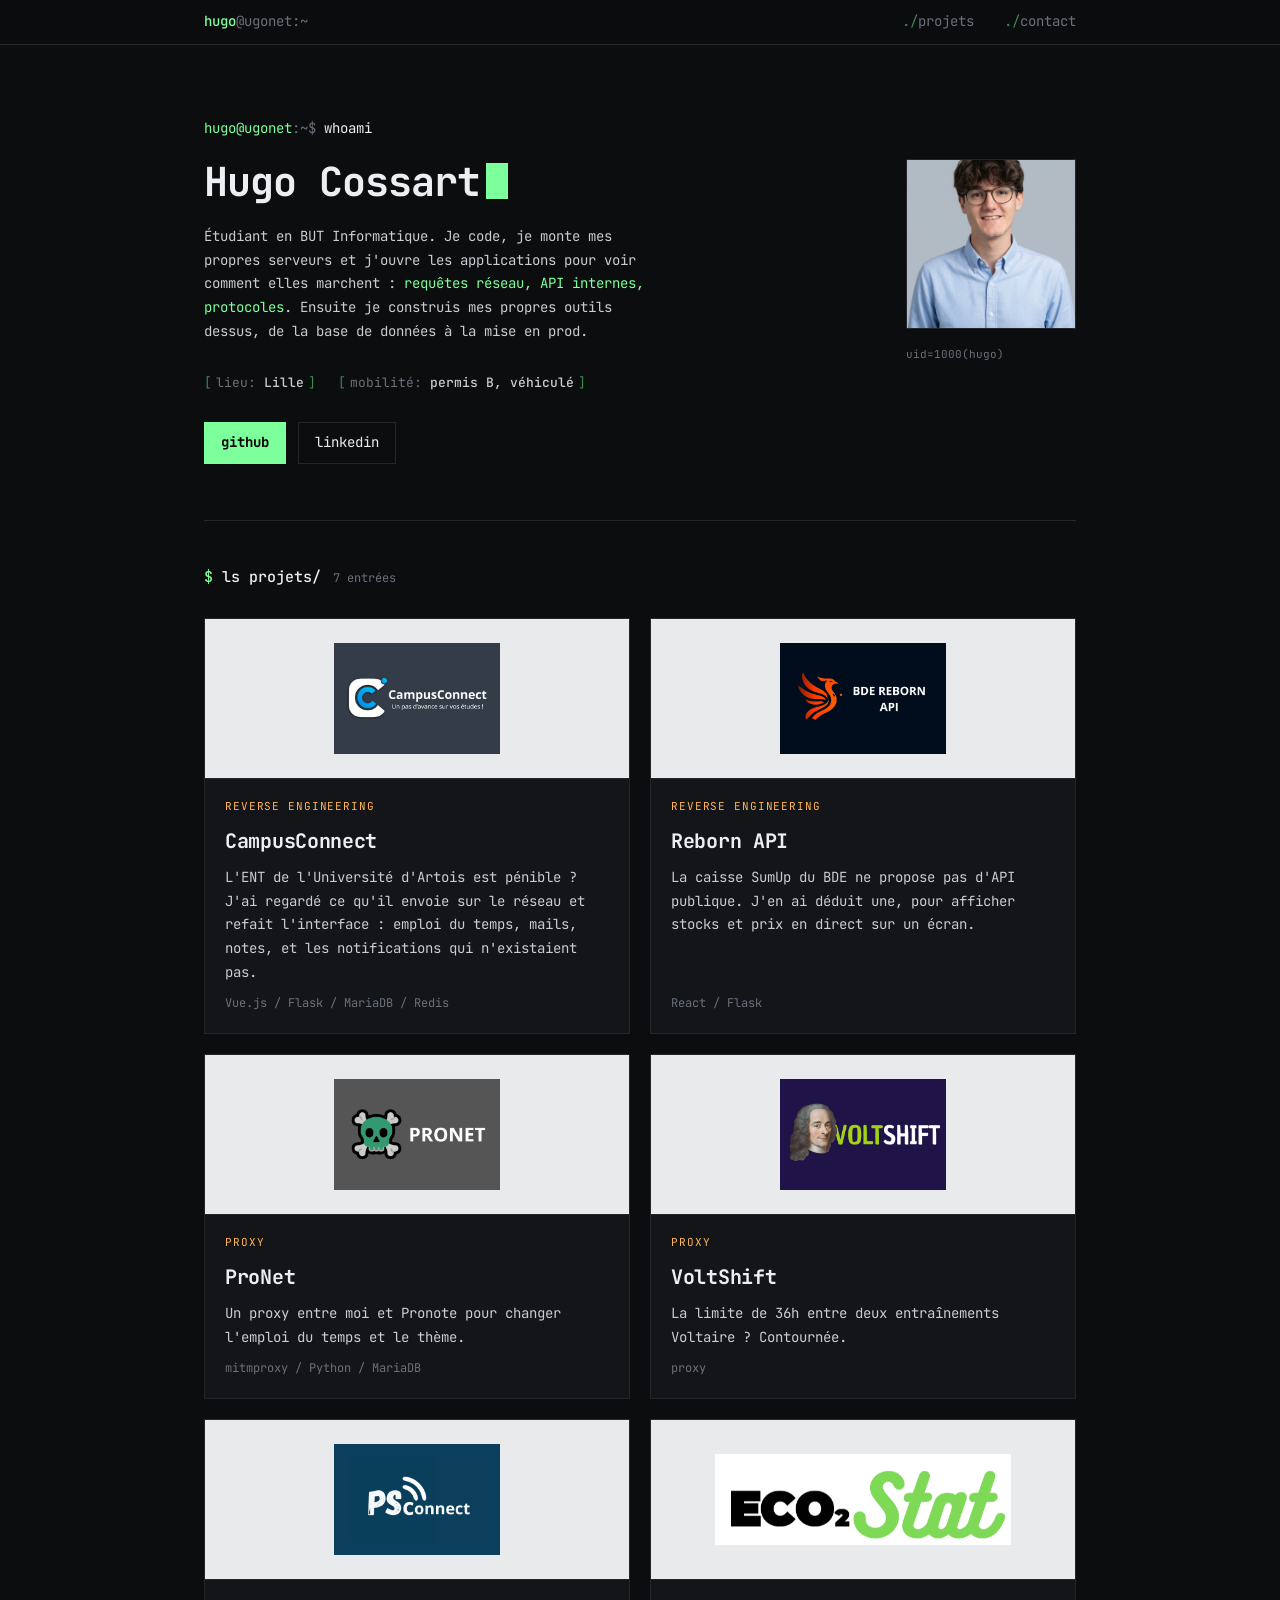
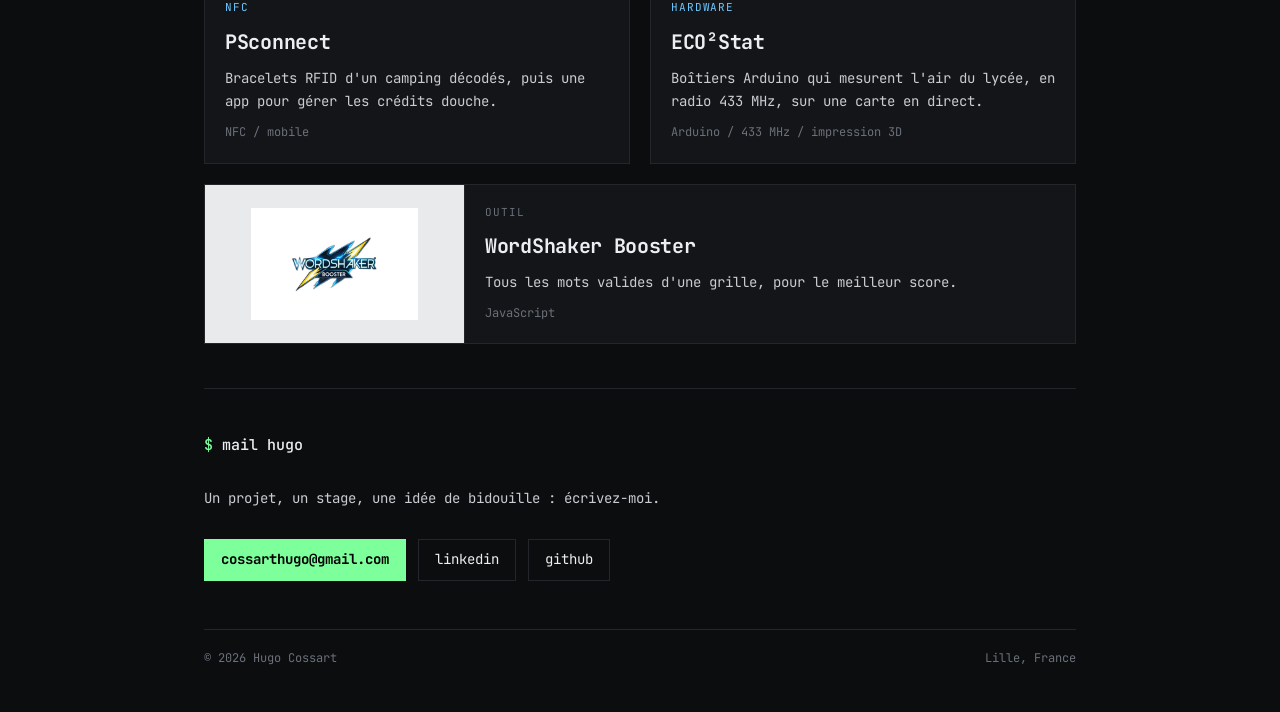
<file: index.html>
<!DOCTYPE html>
<html lang="fr">
<head>
    <meta charset="UTF-8" />
    <meta name="viewport" content="width=device-width, initial-scale=1" />
    <title>Hugo Cossart - Portfolio</title>
    <meta name="description" content="Hugo Cossart, étudiant en BUT Informatique. Développeur, admin sys, reverse engineering, homelab.">
    <link rel="icon" type="image/png" href="images/profil.png">
    <link rel="preconnect" href="https://fonts.googleapis.com">
    <link rel="preconnect" href="https://fonts.gstatic.com" crossorigin>
    <link href="https://fonts.googleapis.com/css2?family=JetBrains+Mono:wght@400;500;700&display=swap" rel="stylesheet">
    <link rel="stylesheet" href="static/style.css">
</head>
<body>

<header class="topbar">
    <div class="wrap">
        <div class="path"><b>hugo</b>@ugonet:~</div>
        <nav>
            <a href="#projets">projets</a>
            <a href="#contact">contact</a>
        </nav>
    </div>
</header>

<main class="wrap">

    <div class="hero">
        <div class="prompt"><span class="u">hugo@ugonet</span>:~$ <span class="c">whoami</span></div>
        <div class="hero-grid">
            <div>
                <h1>Hugo Cossart<span class="cursor"></span></h1>
                <p class="lead">
                    Étudiant en BUT Informatique. Je code, je monte mes propres serveurs et
                    j'ouvre les applications pour voir comment elles marchent : <em>requêtes réseau,
                    API internes, protocoles</em>. Ensuite je construis mes propres outils dessus,
                    de la base de données à la mise en prod.
                </p>
                <div class="status">
                    <span>lieu: <b>Lille</b></span>
                    <span>mobilité: <b>permis B, véhiculé</b></span>
                </div>
                <div class="actions">
                    <a class="btn primary" href="https://github.com/Ugonet" target="_blank" rel="noopener noreferrer">github</a>
                    <a class="btn" href="https://www.linkedin.com/in/hugo-cossart/" target="_blank" rel="noopener noreferrer">linkedin</a>
                </div>
            </div>
            <div class="avatar-wrap">
                <img src="images/profile.png" alt="Hugo Cossart" class="avatar" />
            </div>
        </div>
    </div>

    <section id="projets">
        <div class="sec-head"><h2>ls projets/</h2><span class="hint">7 entrées</span></div>

        <div class="feat">
            <a href="projets/campusconnect/" class="card">
                <div class="thumb"><img src="projets/campusconnect/images/illustration.png" alt="" loading="lazy"></div>
                <div class="body">
                    <div class="kind rev">reverse engineering</div>
                    <h3>CampusConnect</h3>
                    <p>L'ENT de l'Université d'Artois est pénible ? J'ai regardé ce qu'il envoie sur le réseau et refait l'interface : emploi du temps, mails, notes, et les notifications qui n'existaient pas.</p>
                    <div class="stk">Vue.js / Flask / MariaDB / Redis</div>
                </div>
            </a>
            <a href="projets/rebornapi/" class="card">
                <div class="thumb"><img src="projets/rebornapi/images/illustration.png" alt="" loading="lazy"></div>
                <div class="body">
                    <div class="kind rev">reverse engineering</div>
                    <h3>Reborn API</h3>
                    <p>La caisse SumUp du BDE ne propose pas d'API publique. J'en ai déduit une, pour afficher stocks et prix en direct sur un écran.</p>
                    <div class="stk">React / Flask</div>
                </div>
            </a>
            <a href="projets/pronet/" class="card">
                <div class="thumb"><img src="projets/pronet/images/illustration.png" alt="" loading="lazy"></div>
                <div class="body">
                    <div class="kind rev">proxy</div>
                    <h3>ProNet</h3>
                    <p>Un proxy entre moi et Pronote pour changer l'emploi du temps et le thème.</p>
                    <div class="stk">mitmproxy / Python / MariaDB</div>
                </div>
            </a>
            <a href="projets/voltshift/" class="card">
                <div class="thumb"><img src="projets/voltshift/images/illustration.png" alt="" loading="lazy"></div>
                <div class="body">
                    <div class="kind rev">proxy</div>
                    <h3>VoltShift</h3>
                    <p>La limite de 36h entre deux entraînements Voltaire ? Contournée.</p>
                    <div class="stk">proxy</div>
                </div>
            </a>
            <a href="projets/psconnect/" class="card">
                <div class="thumb"><img src="projets/psconnect/images/illustration.png" alt="" loading="lazy"></div>
                <div class="body">
                    <div class="kind hw">nfc</div>
                    <h3>PSconnect</h3>
                    <p>Bracelets RFID d'un camping décodés, puis une app pour gérer les crédits douche.</p>
                    <div class="stk">NFC / mobile</div>
                </div>
            </a>
            <a href="projets/eco2stat/" class="card">
                <div class="thumb"><img src="projets/eco2stat/images/illustration.png" alt="" loading="lazy"></div>
                <div class="body">
                    <div class="kind hw">hardware</div>
                    <h3>ECO²Stat</h3>
                    <p>Boîtiers Arduino qui mesurent l'air du lycée, en radio 433 MHz, sur une carte en direct.</p>
                    <div class="stk">Arduino / 433 MHz / impression 3D</div>
                </div>
            </a>
            <a href="projets/wordshakerbooster/" class="card">
                <div class="thumb"><img src="projets/wordshakerbooster/images/illustration.png" alt="" loading="lazy"></div>
                <div class="body">
                    <div class="kind tool">outil</div>
                    <h3>WordShaker Booster</h3>
                    <p>Tous les mots valides d'une grille, pour le meilleur score.</p>
                    <div class="stk">JavaScript</div>
                </div>
            </a>
        </div>
    </section>

    <section id="contact" class="contact">
        <div class="sec-head"><h2>mail hugo</h2></div>
        <p>Un projet, un stage, une idée de bidouille : écrivez-moi.</p>
        <div class="actions">
            <a class="btn primary" href="mailto:cossarthugo@gmail.com">cossarthugo@gmail.com</a>
            <a class="btn" href="https://www.linkedin.com/in/hugo-cossart/" target="_blank" rel="noopener noreferrer">linkedin</a>
            <a class="btn" href="https://github.com/Ugonet" target="_blank" rel="noopener noreferrer">github</a>
        </div>
        <footer class="site-footer">
            <span>&copy; <span id="year">2026</span> Hugo Cossart</span>
            <span>Lille, France</span>
        </footer>
    </section>

</main>
<script>
    document.getElementById('year').textContent = new Date().getFullYear();
</script>
</body>
</html>
</file>
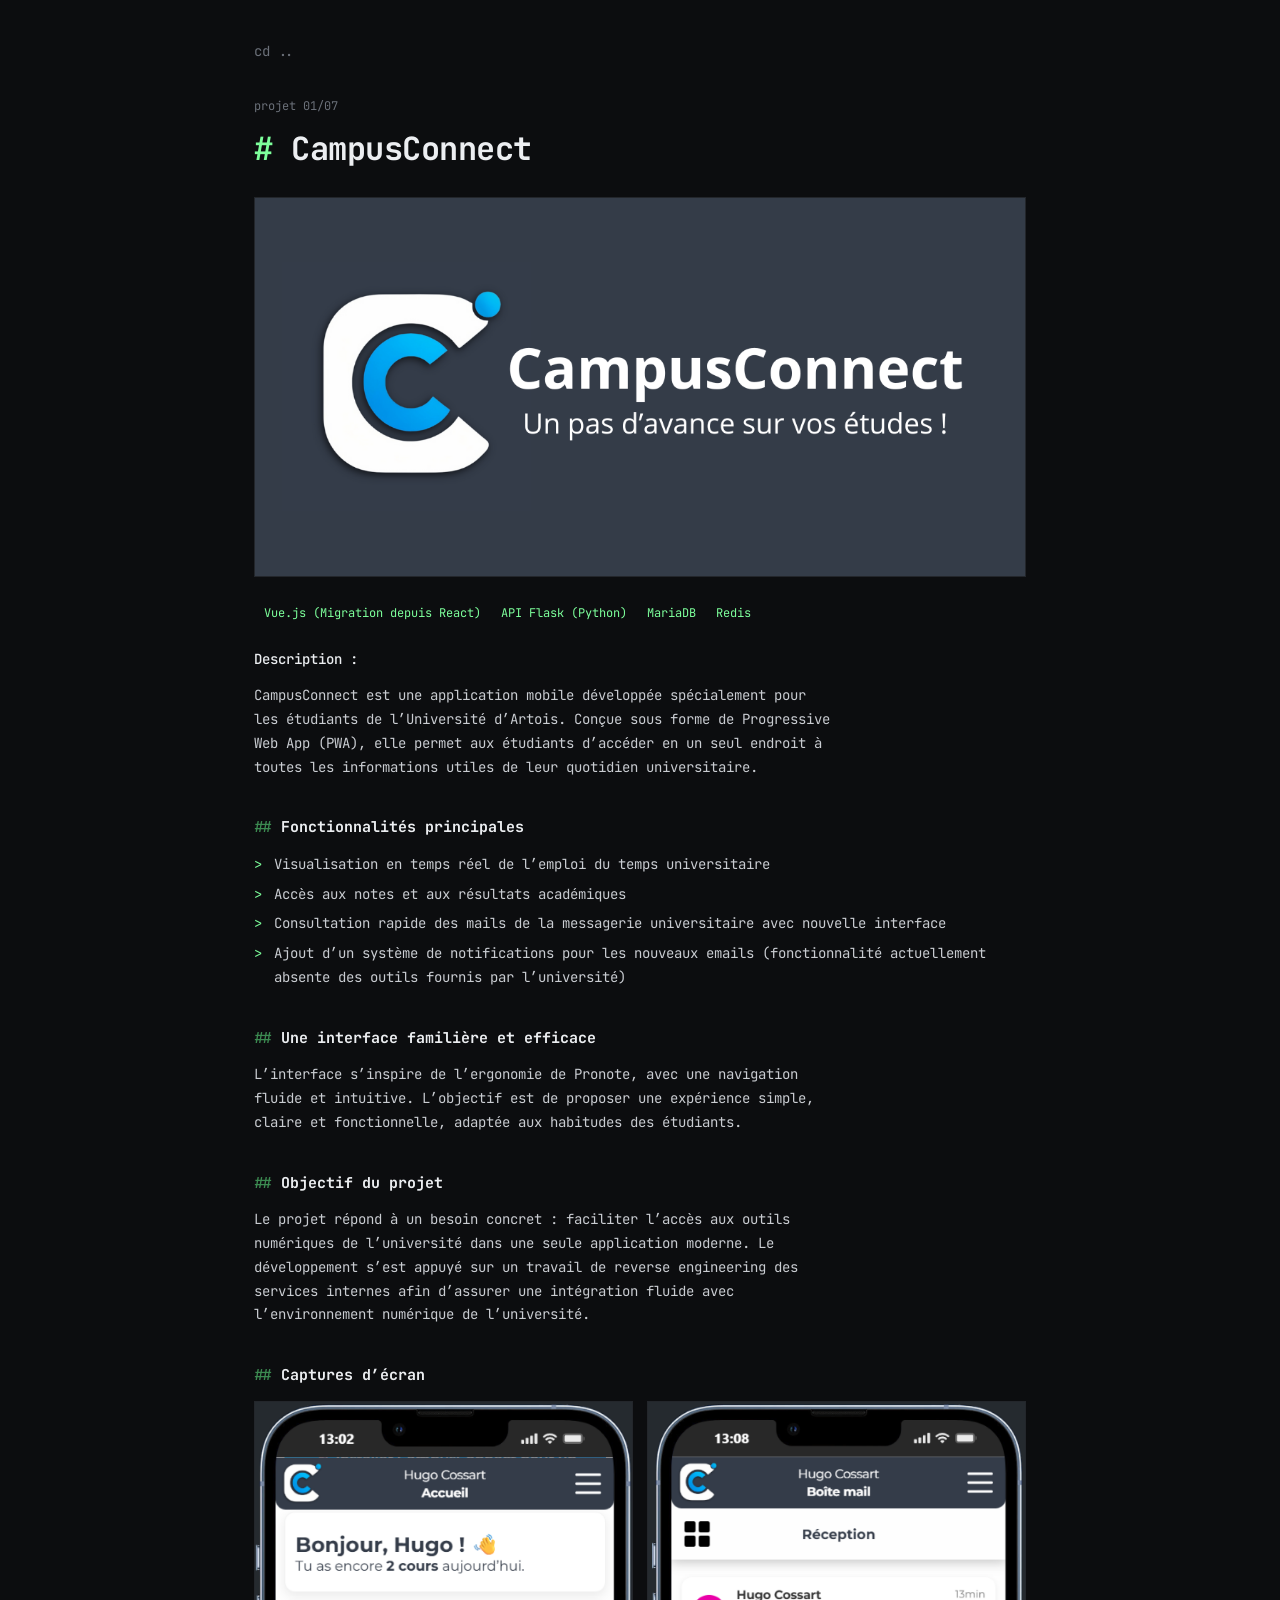
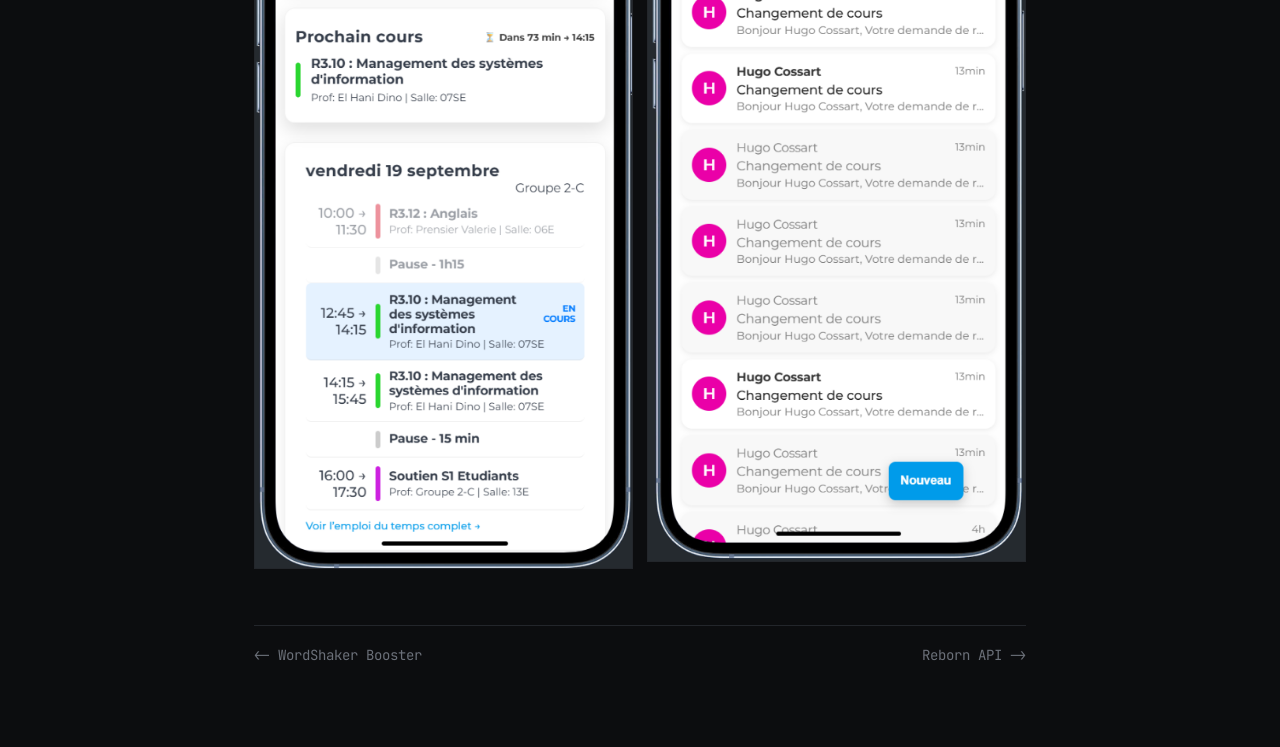
<file: projets/campusconnect/index.html>
<!DOCTYPE html>
<html lang="fr">
<head>
    <meta charset="UTF-8" />
    <meta name="viewport" content="width=device-width, initial-scale=1" />
    <title>CampusConnect - Hugo Cossart</title>
    <link href="https://fonts.googleapis.com/css2?family=JetBrains+Mono:wght@400;500;700&display=swap" rel="stylesheet">
    <link rel="stylesheet" href="../../static/style.css">
</head>
<body>
<div class="detail-container">
    <a href="/" class="back-link">cd ..</a>
    <div class="idx">projet 01/07</div>
    <h1>CampusConnect</h1>
    <img src="./images/illustration.png" alt="Illustration de l'application CampusConnect" class="main-image">

    <div class="tags big"><span>Vue.js (Migration depuis React)</span><span>API Flask (Python)</span><span>MariaDB</span><span>Redis</span></div>

    <p><strong>Description :</strong></p>
    <p>
        CampusConnect est une application mobile développée spécialement pour les étudiants de l’Université d’Artois.
        Conçue sous forme de Progressive Web App (PWA), elle permet aux étudiants d’accéder en
        un seul endroit à toutes les informations utiles de leur quotidien universitaire.
    </p>

    <h2>Fonctionnalités principales</h2>
    <ul>
        <li>Visualisation en temps réel de l’emploi du temps universitaire</li>
        <li>Accès aux notes et aux résultats académiques</li>
        <li>Consultation rapide des mails de la messagerie universitaire avec nouvelle interface</li>
        <li>Ajout d’un système de notifications pour les nouveaux emails (fonctionnalité actuellement absente des outils fournis par l’université)</li>
    </ul>

    <h2>Une interface familière et efficace</h2>
    <p>
        L’interface s’inspire de l’ergonomie de Pronote, avec une navigation fluide et intuitive. L’objectif est de
        proposer une expérience simple, claire et fonctionnelle, adaptée aux habitudes des étudiants.
    </p>

    <h2>Objectif du projet</h2>
    <p>
        Le projet répond à un besoin concret : faciliter l’accès aux outils numériques de l’université dans une seule
        application moderne. Le développement s’est appuyé sur un travail de reverse engineering des services internes
        afin d’assurer une intégration fluide avec l’environnement numérique de l’université.
    </p>

    <h2>Captures d’écran</h2>
    <div class="screenshots">
        <img src="./images/screenshot1.png" alt="Capture d’écran 1 de l’application">
        <img src="./images/screenshot2.png" alt="Capture d’écran 2 de l’application">
    </div>
    <nav class="pager">
        <a href="../wordshakerbooster/">&lt;- WordShaker Booster</a>
        <a href="../rebornapi/">Reborn API -&gt;</a>
    </nav>
</div>
</body>
</html>
</file>
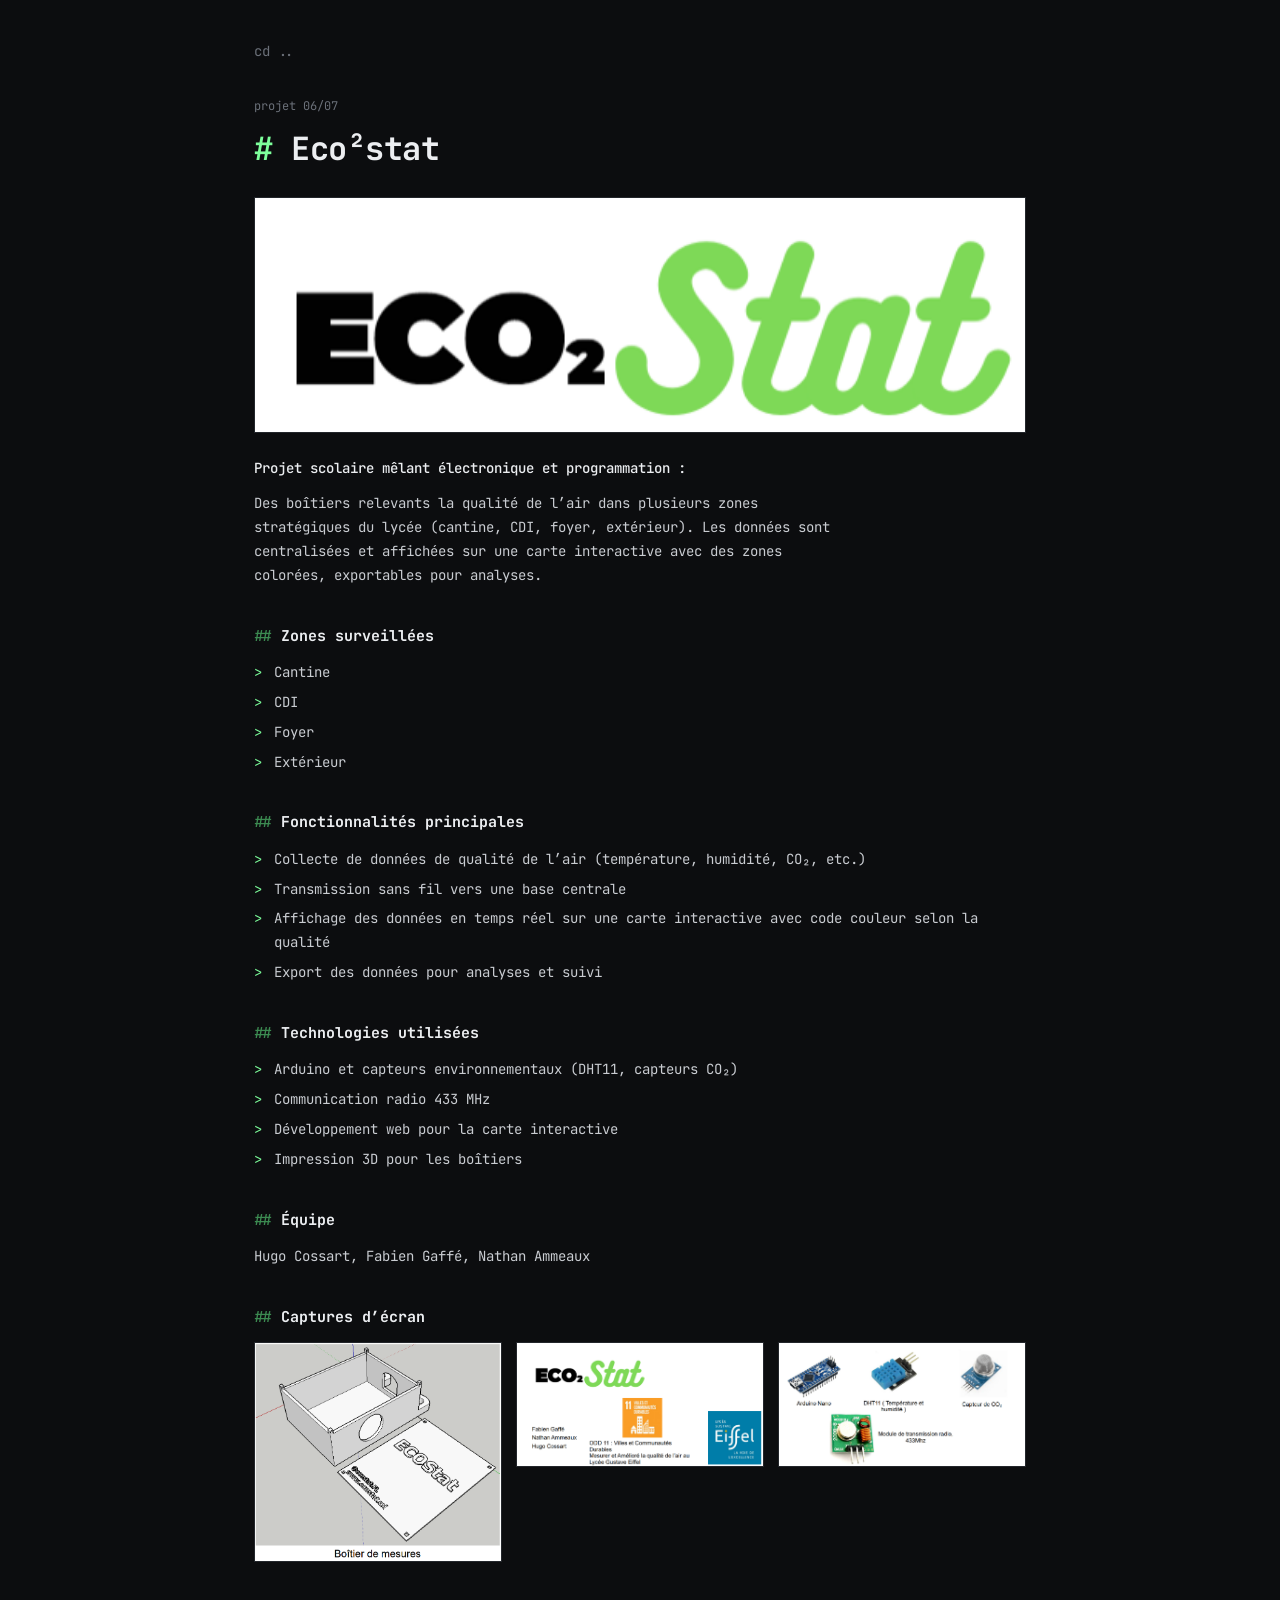
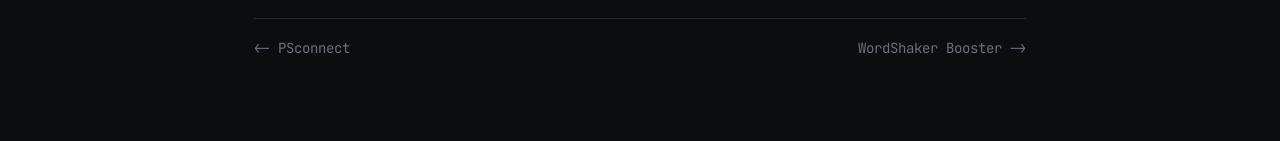
<file: projets/eco2stat/index.html>
<!DOCTYPE html>
<html lang="fr">
<head>
    <meta charset="UTF-8" />
    <meta name="viewport" content="width=device-width, initial-scale=1" />
    <title>Eco²stat - Hugo Cossart</title>
    <link href="https://fonts.googleapis.com/css2?family=JetBrains+Mono:wght@400;500;700&display=swap" rel="stylesheet">
    <link rel="stylesheet" href="../../static/style.css">
</head>
<body>
<div class="detail-container">
    <a href="/" class="back-link">cd ..</a>
    <div class="idx">projet 06/07</div>
    <h1>Eco²stat</h1>
    <img src="./images/illustration.png" alt="Illustration de Eco²stat" class="main-image">

    <p><strong>Projet scolaire mêlant électronique et programmation :</strong></p>
    <p>
        Des boîtiers relevants la qualité de l’air dans plusieurs zones stratégiques du lycée (cantine, CDI, foyer, extérieur).
        Les données sont centralisées et affichées sur une carte interactive avec des zones colorées, exportables pour analyses.
    </p>

    <h2>Zones surveillées</h2>
    <ul>
        <li>Cantine</li>
        <li>CDI</li>
        <li>Foyer</li>
        <li>Extérieur</li>
    </ul>

    <h2>Fonctionnalités principales</h2>
    <ul>
        <li>Collecte de données de qualité de l’air (température, humidité, CO₂, etc.)</li>
        <li>Transmission sans fil vers une base centrale</li>
        <li>Affichage des données en temps réel sur une carte interactive avec code couleur selon la qualité</li>
        <li>Export des données pour analyses et suivi</li>
    </ul>

    <h2>Technologies utilisées</h2>
    <ul>
        <li>Arduino et capteurs environnementaux (DHT11, capteurs CO₂)</li>
        <li>Communication radio 433 MHz</li>
        <li>Développement web pour la carte interactive</li>
        <li>Impression 3D pour les boîtiers</li>
    </ul>

    <h2>Équipe</h2>
    <p>Hugo Cossart, Fabien Gaffé, Nathan Ammeaux</p>

    <h2>Captures d’écran</h2>
    <div class="screenshots">
        <img src="./images/screenshot1.png" alt="Capture d’écran 1">
        <img src="./images/screenshot2.png" alt="Capture d’écran 2">
        <img src="./images/screenshot3.png" alt="Capture d’écran 3">
    </div>
    <nav class="pager">
        <a href="../psconnect/">&lt;- PSconnect</a>
        <a href="../wordshakerbooster/">WordShaker Booster -&gt;</a>
    </nav>
</div>
</body>
</html>
</file>
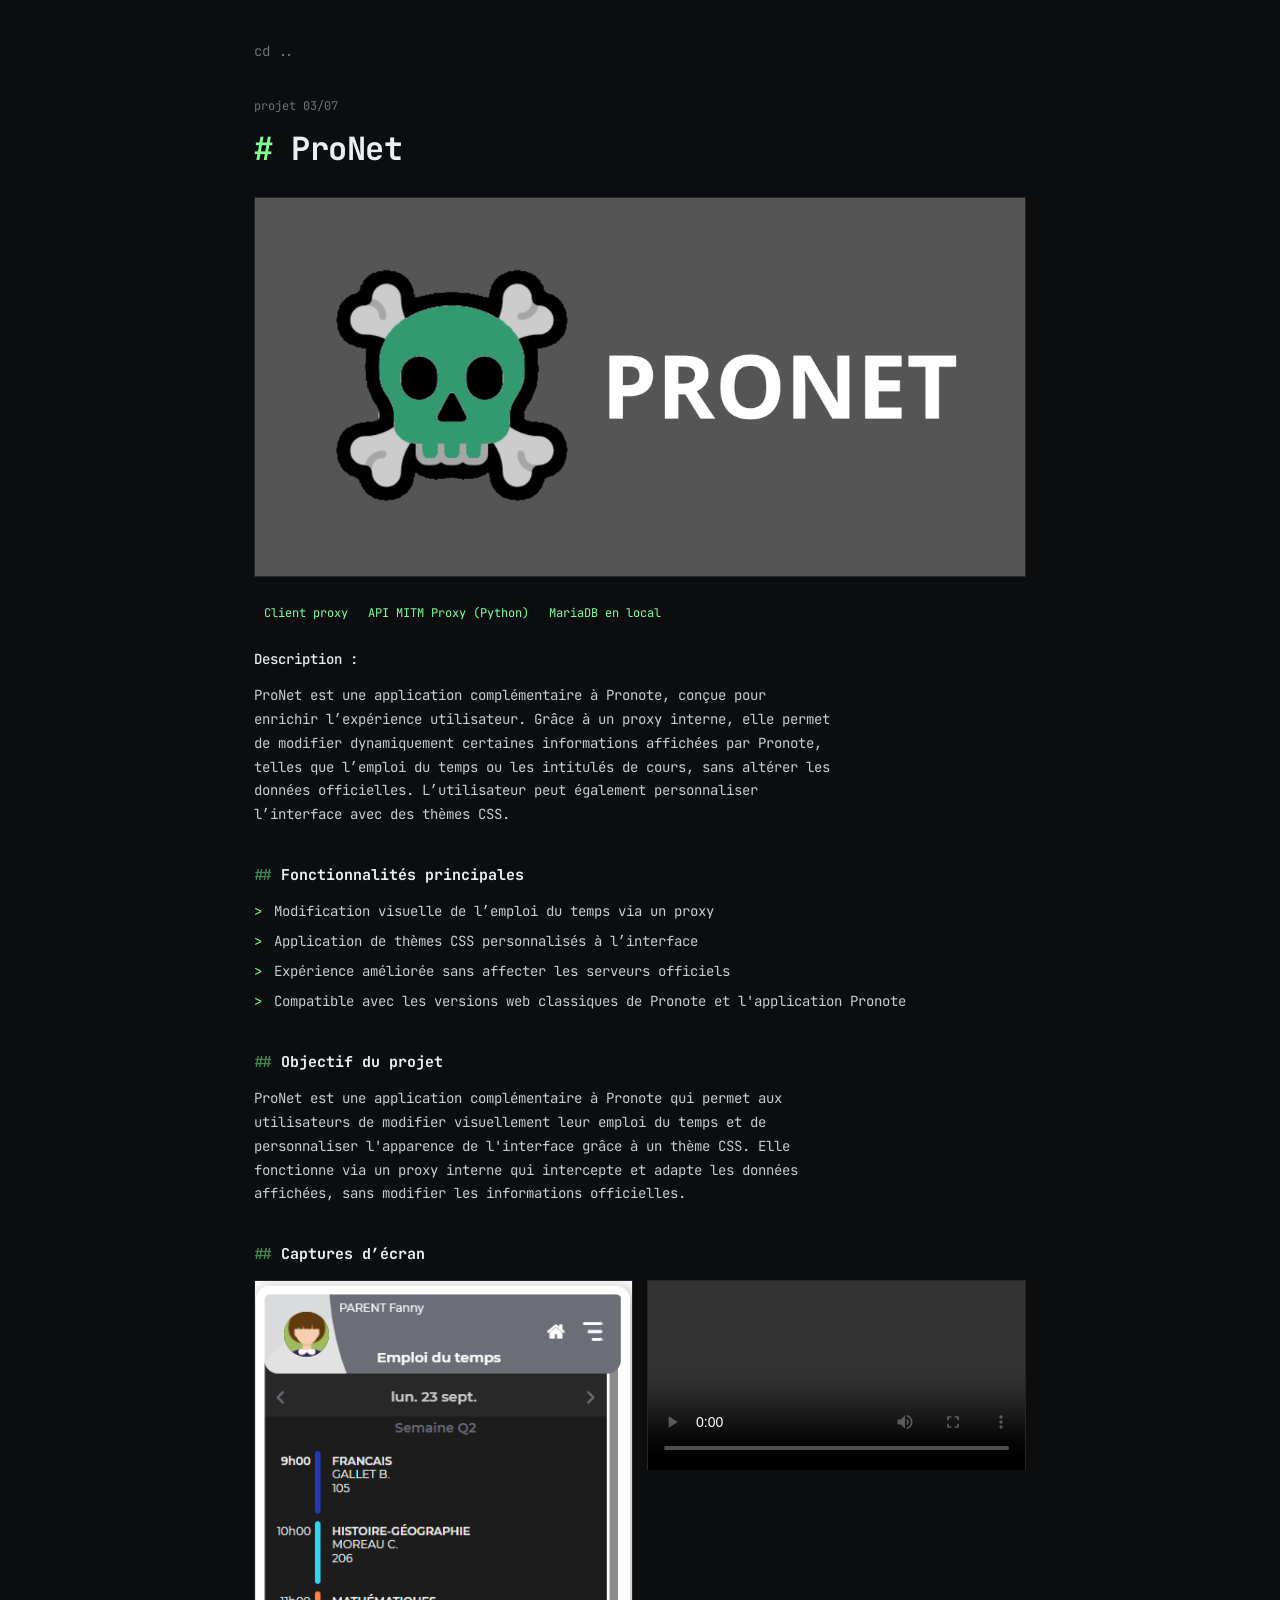
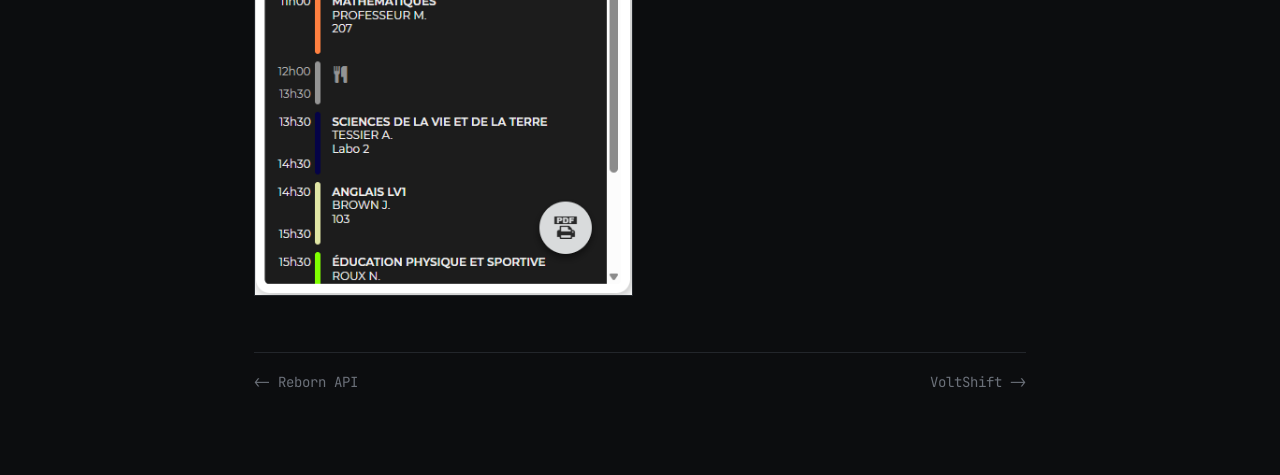
<file: projets/pronet/index.html>
<!DOCTYPE html>
<html lang="fr">
<head>
    <meta charset="UTF-8" />
    <meta name="viewport" content="width=device-width, initial-scale=1" />
    <title>ProNet - Hugo Cossart</title>
    <link href="https://fonts.googleapis.com/css2?family=JetBrains+Mono:wght@400;500;700&display=swap" rel="stylesheet">
    <link rel="stylesheet" href="../../static/style.css">
</head>
<body>
<div class="detail-container">
    <a href="/" class="back-link">cd ..</a>
    <div class="idx">projet 03/07</div>
    <h1>ProNet</h1>
    <img src="./images/illustration.png" alt="Illustration de l'application ProNet" class="main-image">

    <div class="tags big"><span>Client proxy</span><span>API MITM Proxy (Python)</span><span>MariaDB en local</span></div>

    <p><strong>Description :</strong></p>
    <p>
        ProNet est une application complémentaire à Pronote, conçue pour enrichir l’expérience utilisateur. Grâce à un proxy interne, elle permet de modifier dynamiquement certaines informations affichées par Pronote, telles que l’emploi du temps ou les intitulés de cours, sans altérer les données officielles. L’utilisateur peut également personnaliser l’interface avec des thèmes CSS.
    </p>

    <h2>Fonctionnalités principales</h2>
    <ul>
        <li>Modification visuelle de l’emploi du temps via un proxy</li>
        <li>Application de thèmes CSS personnalisés à l’interface</li>
        <li>Expérience améliorée sans affecter les serveurs officiels</li>
        <li>Compatible avec les versions web classiques de Pronote et l'application Pronote</li>
    </ul>

    <h2>Objectif du projet</h2>
    <p>
        ProNet est une application complémentaire à Pronote qui permet aux utilisateurs de modifier visuellement leur emploi du temps et de personnaliser l'apparence de l'interface grâce à un thème CSS. Elle fonctionne via un proxy interne qui intercepte et adapte les données affichées, sans modifier les informations officielles.
    </p>

    <h2>Captures d’écran</h2>
    <div class="screenshots">
        <img src="./images/screenshot1.png" alt="Capture d’écran 1 de l’application">
        <video controls>
            <source src="./images/video.mp4" type="video/mp4">
        </video>
    </div>
    <nav class="pager">
        <a href="../rebornapi/">&lt;- Reborn API</a>
        <a href="../voltshift/">VoltShift -&gt;</a>
    </nav>
</div>
</body>
</html>
</file>
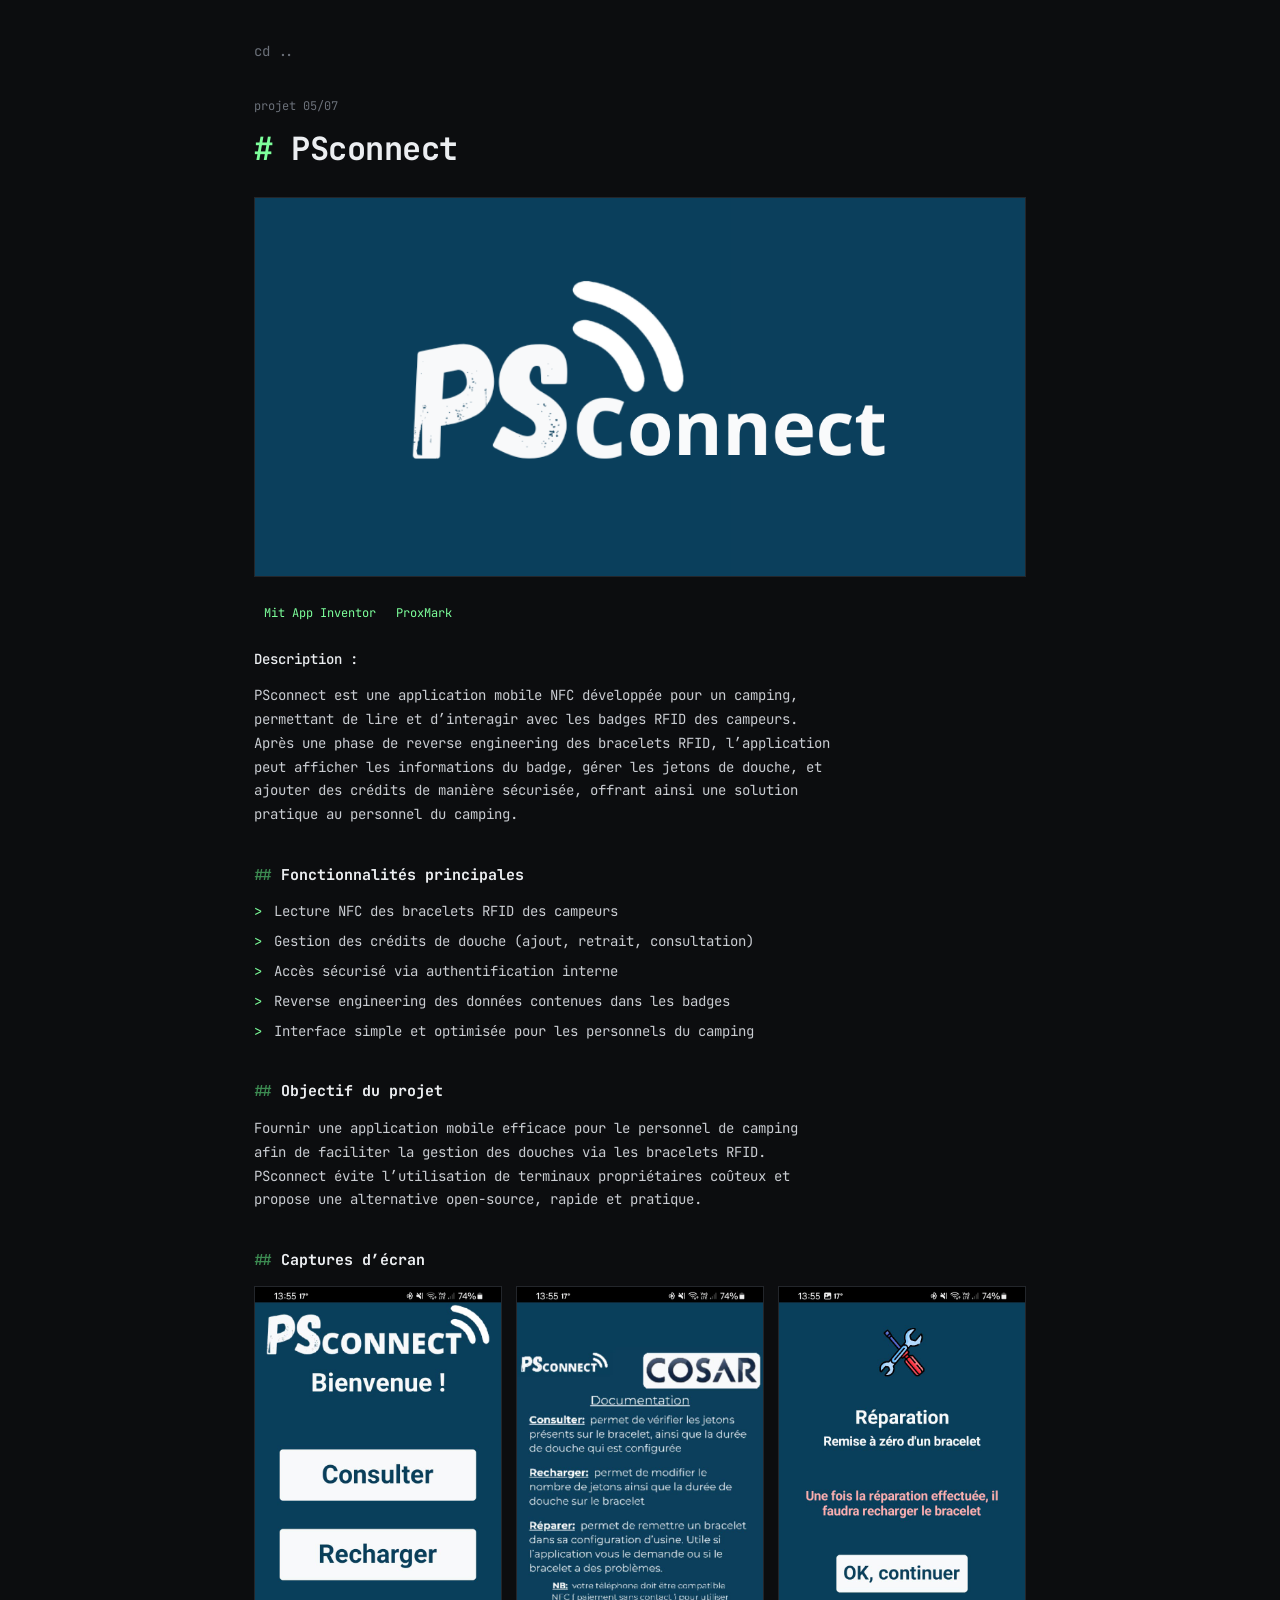
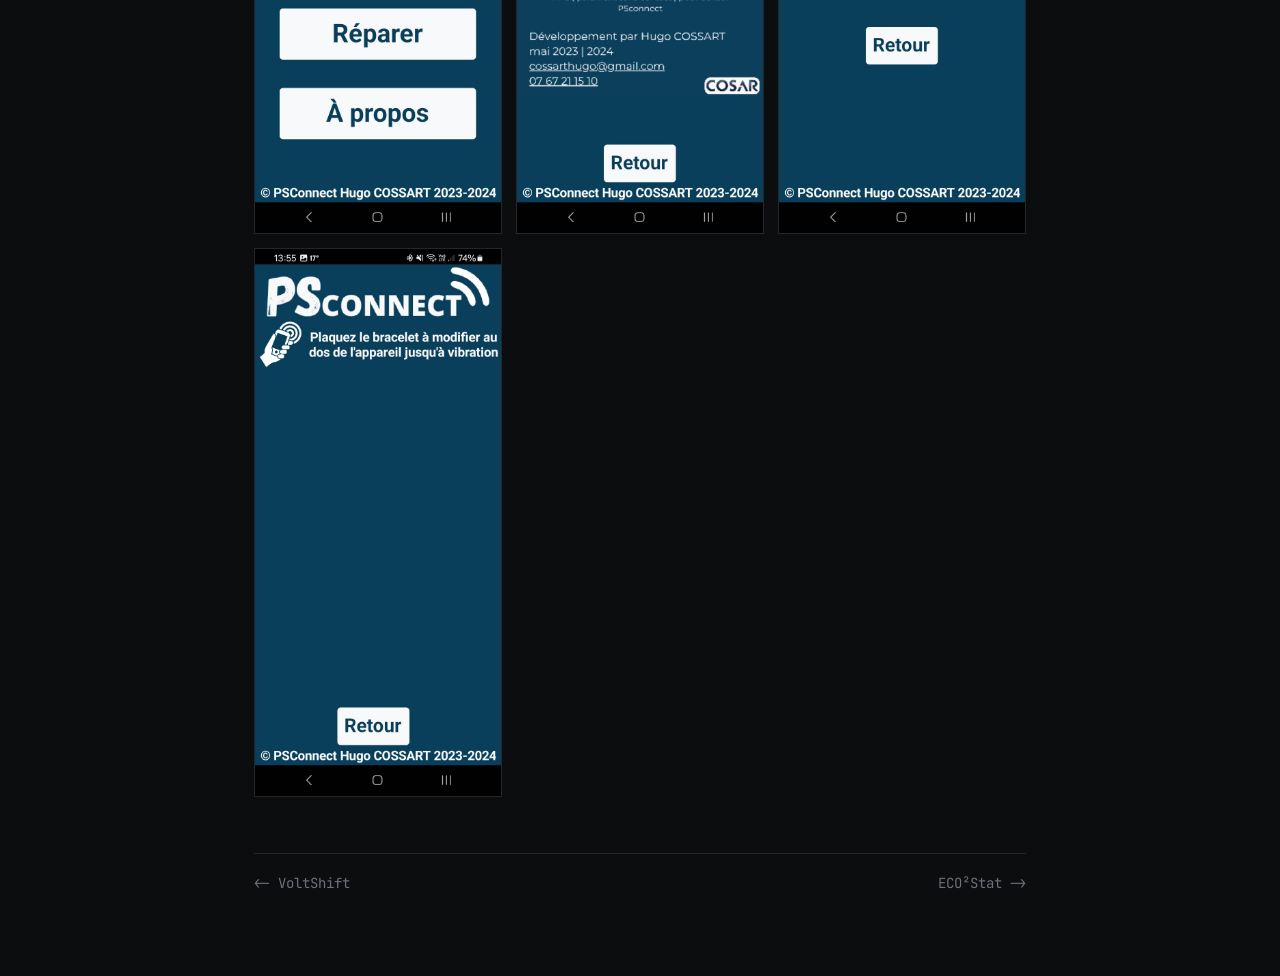
<file: projets/psconnect/index.html>
<!DOCTYPE html>
<html lang="fr">
<head>
    <meta charset="UTF-8" />
    <meta name="viewport" content="width=device-width, initial-scale=1" />
    <title>PSconnect - Hugo Cossart</title>
    <link href="https://fonts.googleapis.com/css2?family=JetBrains+Mono:wght@400;500;700&display=swap" rel="stylesheet">
    <link rel="stylesheet" href="../../static/style.css">
</head>
<body>
<div class="detail-container">
    <a href="/" class="back-link">cd ..</a>
    <div class="idx">projet 05/07</div>
    <h1>PSconnect</h1>
    <img src="./images/illustration.png" alt="Illustration de l'application PSconnect" class="main-image">

    <div class="tags big"><span>Mit App Inventor</span><span>ProxMark</span></div>

    <p><strong>Description :</strong></p>
    <p>
        PSconnect est une application mobile NFC développée pour un camping, permettant de lire et d’interagir avec les badges RFID des campeurs.
        Après une phase de reverse engineering des bracelets RFID, l’application peut afficher les informations du badge, gérer les jetons de douche,
        et ajouter des crédits de manière sécurisée, offrant ainsi une solution pratique au personnel du camping.
    </p>

    <h2>Fonctionnalités principales</h2>
    <ul>
        <li>Lecture NFC des bracelets RFID des campeurs</li>
        <li>Gestion des crédits de douche (ajout, retrait, consultation)</li>
        <li>Accès sécurisé via authentification interne</li>
        <li>Reverse engineering des données contenues dans les badges</li>
        <li>Interface simple et optimisée pour les personnels du camping</li>
    </ul>

    <h2>Objectif du projet</h2>
    <p>
        Fournir une application mobile efficace pour le personnel de camping afin de faciliter la gestion des douches via les bracelets RFID.
        PSconnect évite l’utilisation de terminaux propriétaires coûteux et propose une alternative open-source, rapide et pratique.
    </p>

    <h2>Captures d’écran</h2>
    <div class="screenshots">
        <img src="./images/screenshot1.jpg" alt="Capture d’écran PSconnect 1">
        <img src="./images/screenshot2.jpg" alt="Capture d’écran PSconnect 2">
        <img src="./images/screenshot3.jpg" alt="Capture d’écran PSconnect 3">
        <img src="./images/screenshot4.jpg" alt="Capture d’écran PSconnect 4">
    </div>
    <nav class="pager">
        <a href="../voltshift/">&lt;- VoltShift</a>
        <a href="../eco2stat/">ECO²Stat -&gt;</a>
    </nav>
</div>
</body>
</html>
</file>
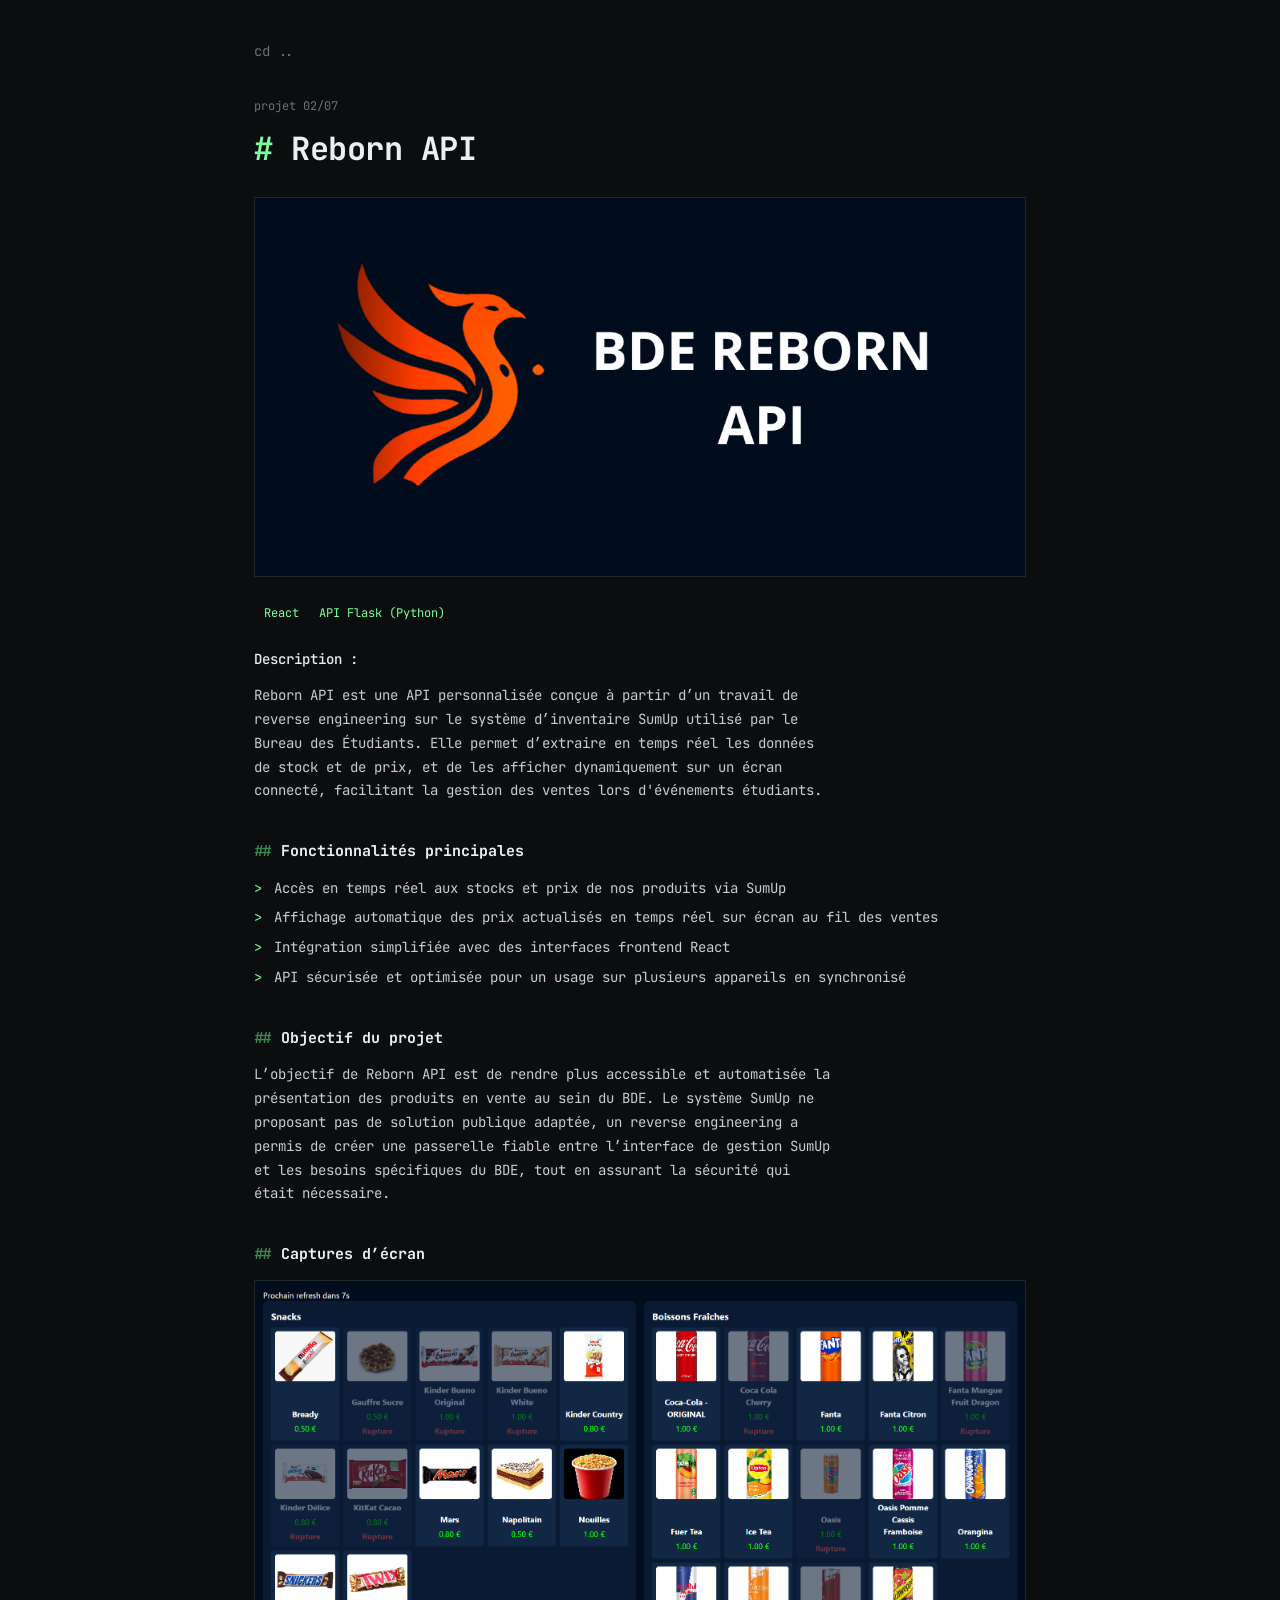
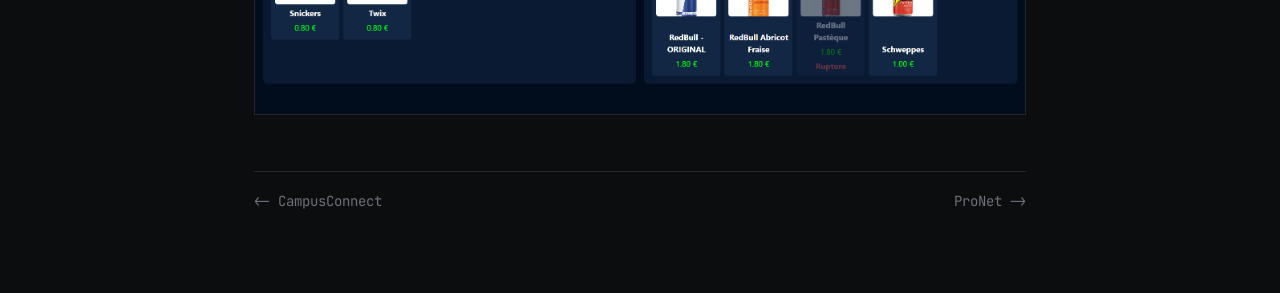
<file: projets/rebornapi/index.html>
<!DOCTYPE html>
<html lang="fr">
<head>
    <meta charset="UTF-8" />
    <meta name="viewport" content="width=device-width, initial-scale=1" />
    <title>Reborn API - Hugo Cossart</title>
    <link href="https://fonts.googleapis.com/css2?family=JetBrains+Mono:wght@400;500;700&display=swap" rel="stylesheet">
    <link rel="stylesheet" href="../../static/style.css">
</head>
<body>
<div class="detail-container">
    <a href="/" class="back-link">cd ..</a>
    <div class="idx">projet 02/07</div>
    <h1>Reborn API</h1>
    <img src="./images/illustration.png" alt="Illustration de Reborn API" class="main-image">

    <div class="tags big"><span>React</span><span>API Flask (Python)</span></div>

    <p><strong>Description :</strong></p>
    <p>
        Reborn API est une API personnalisée conçue à partir d’un travail de reverse engineering sur le système d’inventaire SumUp utilisé par le Bureau des Étudiants. Elle permet d’extraire en temps réel les données de stock et de prix, et de les afficher dynamiquement sur un écran connecté, facilitant la gestion des ventes lors d'événements étudiants.
    </p>

    <h2>Fonctionnalités principales</h2>
    <ul>
        <li>Accès en temps réel aux stocks et prix de nos produits via SumUp</li>
        <li>Affichage automatique des prix actualisés en temps réel sur écran au fil des ventes</li>
        <li>Intégration simplifiée avec des interfaces frontend React</li>
        <li>API sécurisée et optimisée pour un usage sur plusieurs appareils en synchronisé</li>
    </ul>

    <h2>Objectif du projet</h2>
    <p>
        L’objectif de Reborn API est de rendre plus accessible et automatisée la présentation des produits en vente au sein du BDE. Le système SumUp ne proposant pas de solution publique adaptée, un reverse engineering a permis de créer une passerelle fiable entre l’interface de gestion SumUp et les besoins spécifiques du BDE, tout en assurant la sécurité qui était nécessaire.
    </p>

    <h2>Captures d’écran</h2>
    <div class="screenshots">
        <img src="./images/screenshot1.png" alt="Capture d’écran 1 de l’application">
    </div>
    <nav class="pager">
        <a href="../campusconnect/">&lt;- CampusConnect</a>
        <a href="../pronet/">ProNet -&gt;</a>
    </nav>
</div>
</body>
</html>
</file>
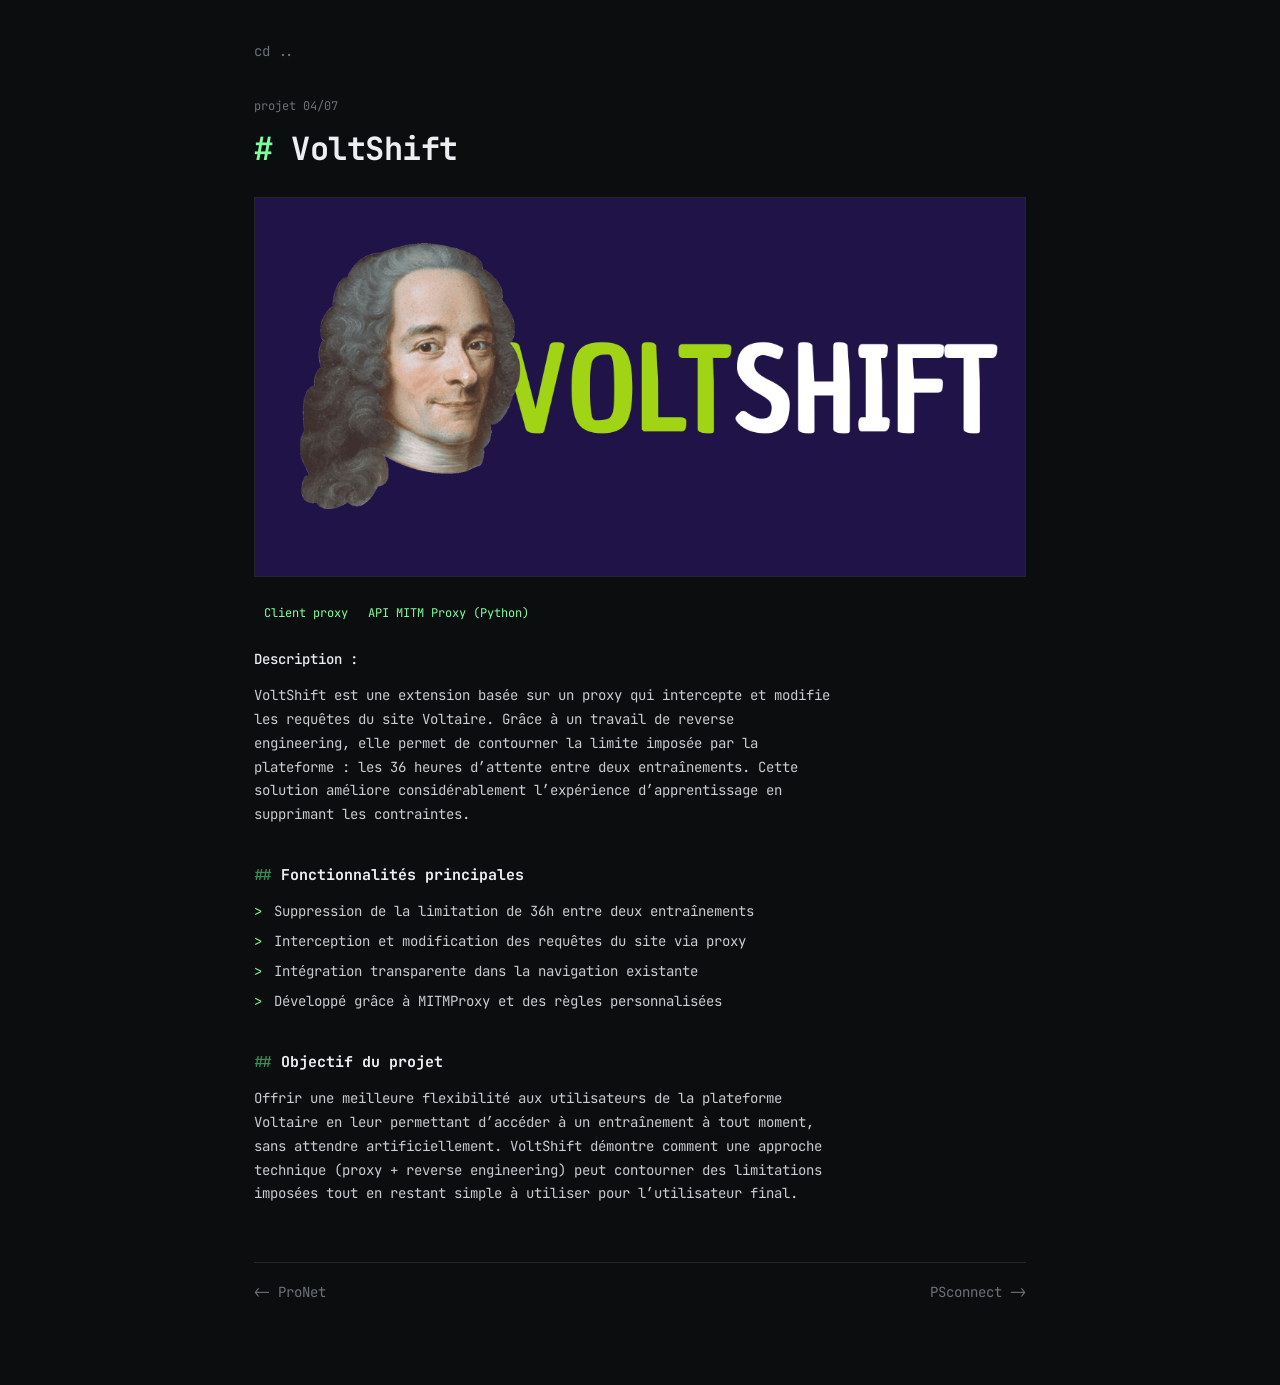
<file: projets/voltshift/index.html>
<!DOCTYPE html>
<html lang="fr">
<head>
    <meta charset="UTF-8" />
    <meta name="viewport" content="width=device-width, initial-scale=1" />
    <title>VoltShift - Hugo Cossart</title>
    <link href="https://fonts.googleapis.com/css2?family=JetBrains+Mono:wght@400;500;700&display=swap" rel="stylesheet">
    <link rel="stylesheet" href="../../static/style.css">
</head>
<body>
<div class="detail-container">
    <a href="/" class="back-link">cd ..</a>
    <div class="idx">projet 04/07</div>
    <h1>VoltShift</h1>
    <img src="./images/illustration.png" alt="Illustration de l'application VoltShift" class="main-image">

    <div class="tags big"><span>Client proxy</span><span>API MITM Proxy (Python)</span></div>

    <p><strong>Description :</strong></p>
    <p>
        VoltShift est une extension basée sur un proxy qui intercepte et modifie les requêtes du site Voltaire.
        Grâce à un travail de reverse engineering, elle permet de contourner la limite imposée par la plateforme :
        les 36 heures d’attente entre deux entraînements. Cette solution améliore considérablement l’expérience
        d’apprentissage en supprimant les contraintes.
    </p>

    <h2>Fonctionnalités principales</h2>
    <ul>
        <li>Suppression de la limitation de 36h entre deux entraînements</li>
        <li>Interception et modification des requêtes du site via proxy</li>
        <li>Intégration transparente dans la navigation existante</li>
        <li>Développé grâce à MITMProxy et des règles personnalisées</li>
    </ul>

    <h2>Objectif du projet</h2>
    <p>
        Offrir une meilleure flexibilité aux utilisateurs de la plateforme Voltaire en leur permettant
        d’accéder à un entraînement à tout moment, sans attendre artificiellement. VoltShift démontre comment
        une approche technique (proxy + reverse engineering) peut contourner des limitations imposées
        tout en restant simple à utiliser pour l’utilisateur final.
    </p>
    <nav class="pager">
        <a href="../pronet/">&lt;- ProNet</a>
        <a href="../psconnect/">PSconnect -&gt;</a>
    </nav>
</div>
</body>
</html>
</file>
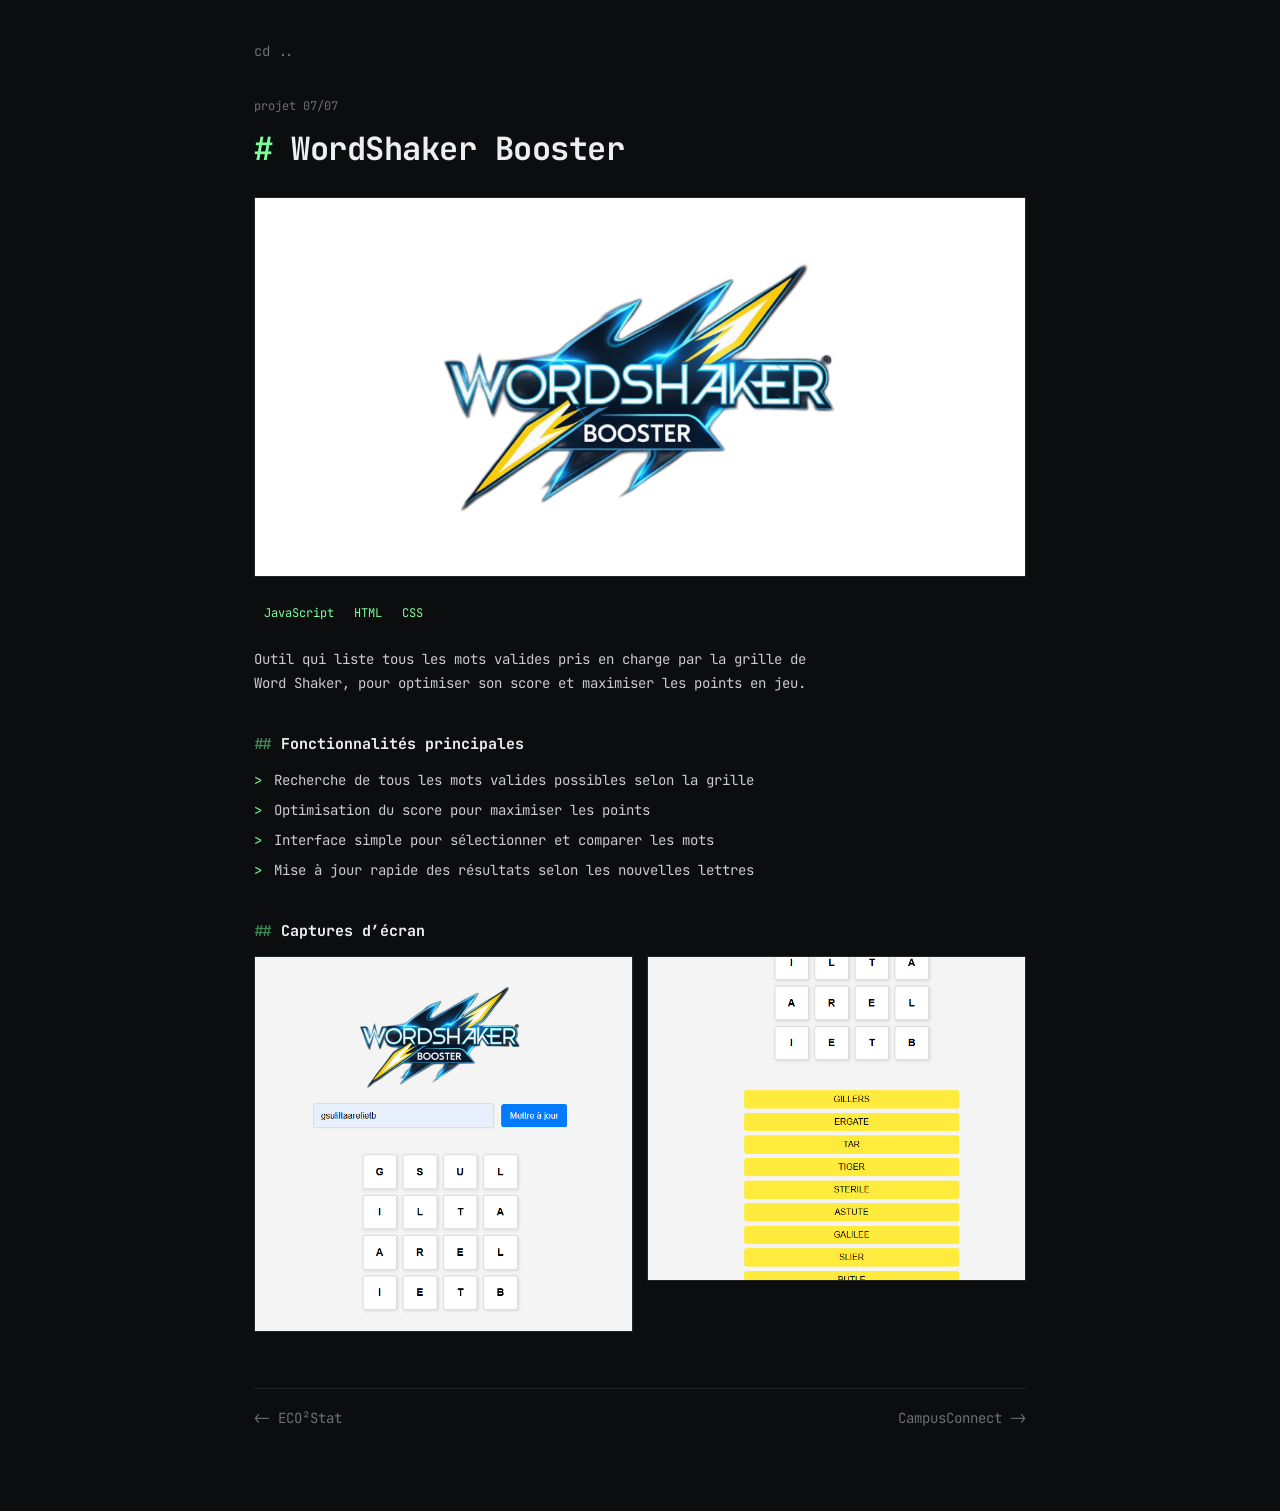
<file: projets/wordshakerbooster/index.html>
<!DOCTYPE html>
<html lang="fr">
<head>
    <meta charset="UTF-8" />
    <meta name="viewport" content="width=device-width, initial-scale=1" />
    <title>WordShaker Booster - Hugo Cossart</title>
    <link href="https://fonts.googleapis.com/css2?family=JetBrains+Mono:wght@400;500;700&display=swap" rel="stylesheet">
    <link rel="stylesheet" href="../../static/style.css">
</head>
<body>
<div class="detail-container">
    <a href="/" class="back-link">cd ..</a>
    <div class="idx">projet 07/07</div>
    <h1>WordShaker Booster</h1>
    <img src="./images/illustration.png" alt="Illustration de WordShaker Booster" class="main-image">

    <div class="tags big"><span>JavaScript</span><span>HTML</span><span>CSS</span></div>

    <p>
        Outil qui liste tous les mots valides pris en charge par la grille de Word Shaker, pour optimiser son score et maximiser les points en jeu.
    </p>

    <h2>Fonctionnalités principales</h2>
    <ul>
        <li>Recherche de tous les mots valides possibles selon la grille</li>
        <li>Optimisation du score pour maximiser les points</li>
        <li>Interface simple pour sélectionner et comparer les mots</li>
        <li>Mise à jour rapide des résultats selon les nouvelles lettres</li>
    </ul>

    <h2>Captures d’écran</h2>
    <div class="screenshots">
        <img src="./images/screenshot1.png" alt="Capture d’écran 1">
        <img src="./images/screenshot2.png" alt="Capture d’écran 2">
    </div>
    <nav class="pager">
        <a href="../eco2stat/">&lt;- ECO²Stat</a>
        <a href="../campusconnect/">CampusConnect -&gt;</a>
    </nav>
</div>
</body>
</html>
</file>
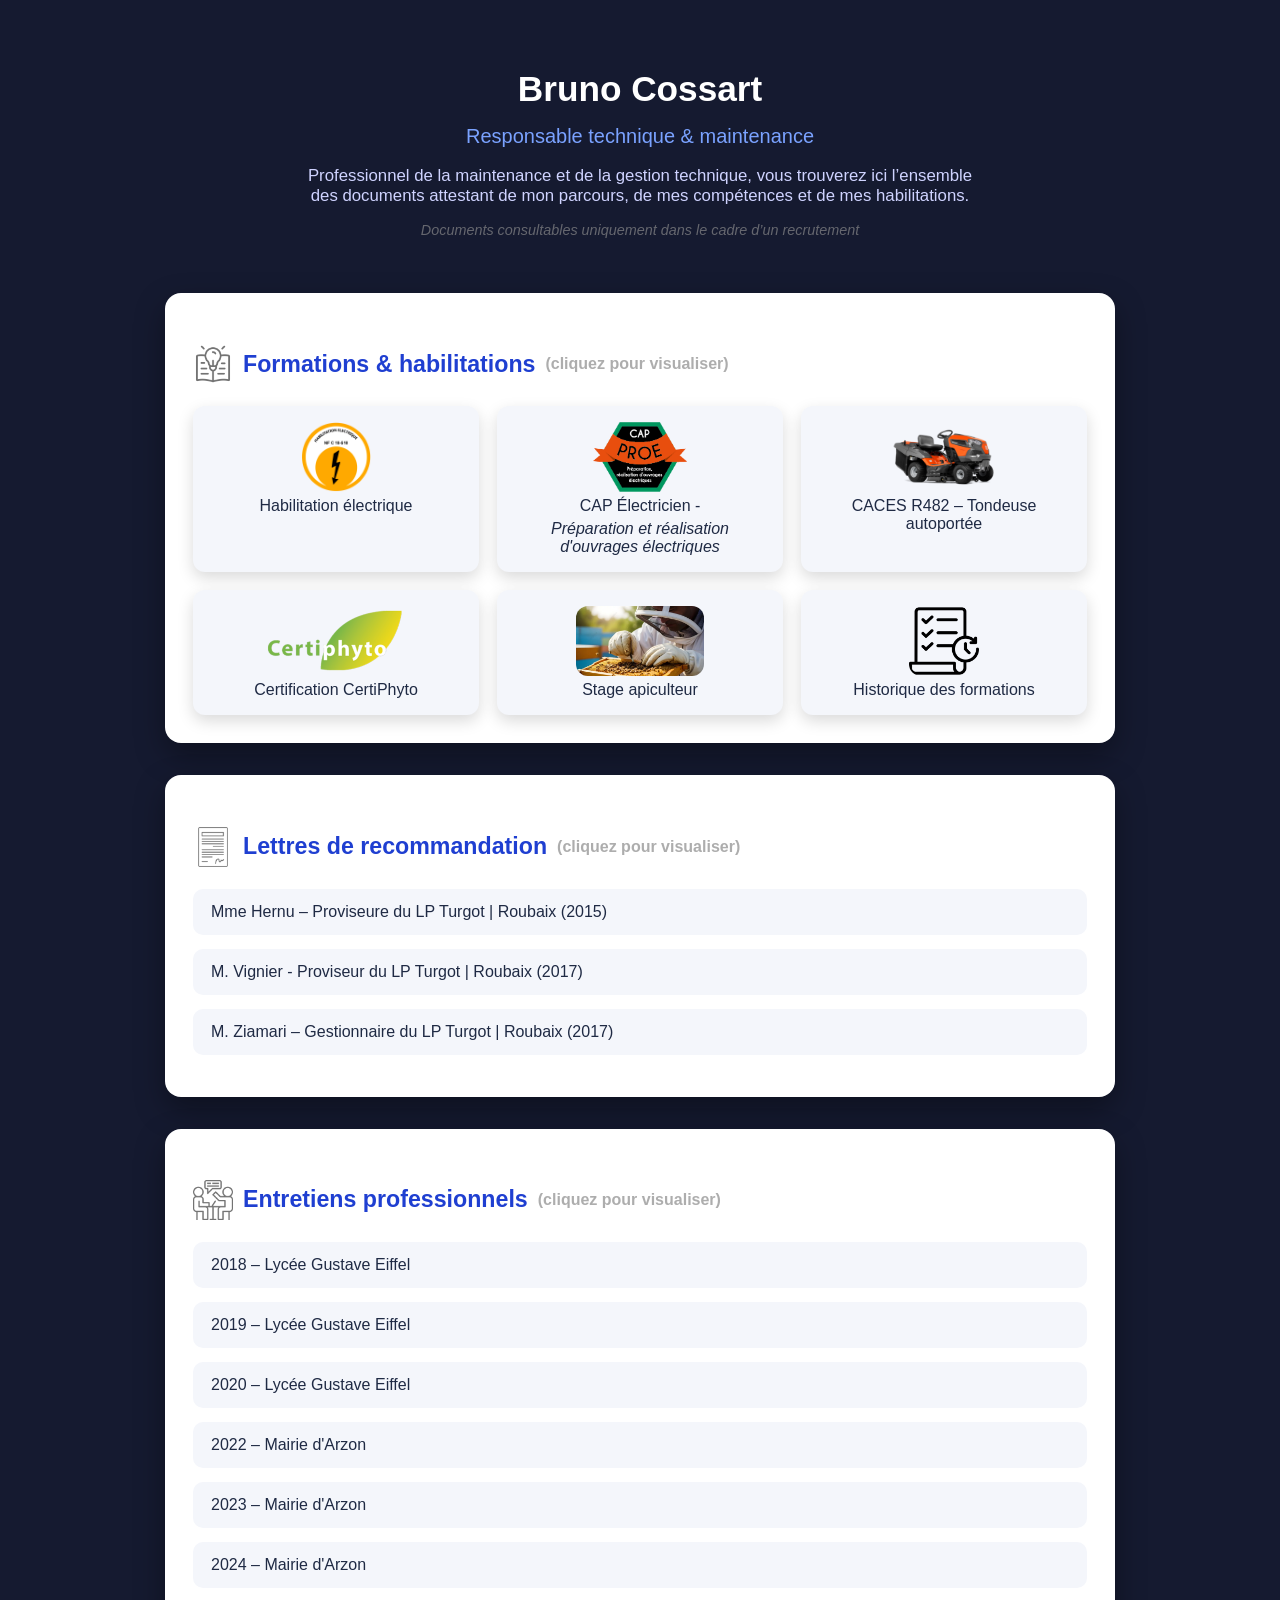
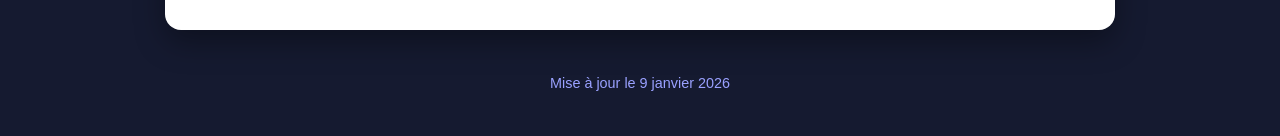
<file: static/brunocossart/index.html>
<!DOCTYPE html>
<html lang="fr">
<head>
    <meta charset="UTF-8">
    <title>Bruno Cossart – Responsable technique & maintenance</title>
    <meta name="robots" content="noindex, nofollow">
    <meta name="viewport" content="width=device-width, initial-scale=1.0">

    <style>
        body {
            font-family: "Segoe UI", Arial, sans-serif;
            background-color: #151A30;
            margin: 0;
            padding: 0;
            color: #e6e8ef;
        }

        .container {
            max-width: 950px;
            margin: auto;
            padding: 45px 25px;
        }

        header {
            text-align: center;
            margin-bottom: 55px;
        }

        h1 {
            font-size: 2.2rem;
            margin-bottom: 6px;
            color: #ffffff;
        }

        header h2 {
            font-size: 1.25rem;
            font-weight: normal;
            color: #7aa2ff;
            margin-bottom: 18px;
        }

        header p {
            font-size: 1.05rem;
            color: #cfd3ff;
            max-width: 680px;
            margin: auto;
        }

        section {
            background-color: #ffffff;
            border-radius: 16px;
            padding: 28px;
            margin-bottom: 32px;
            box-shadow: 0 12px 30px rgba(0,0,0,0.35);
        }

        h3 {
            font-size: 1.45rem;
            margin-bottom: 22px;
            color: #1f3fd1;
        }

        /* ====== CARTES FORMATIONS ====== */
        .grid {
            display: grid;
            grid-template-columns: repeat(auto-fill, minmax(240px, 1fr));
            gap: 18px;
        }

        .card {
            background-color: #f4f6fb;
            border-radius: 12px;
            padding: 18px;
            text-decoration: none;
            color: #1f2a44;
            font-weight: 500;
            box-shadow: 0 6px 16px rgba(0,0,0,0.15);
            transition: transform 0.15s ease, box-shadow 0.15s ease;
        }

        .card span {
            font-size: 1.4rem;
            display: block;
            margin-bottom: 10px;
        }

        .card:hover {
            transform: translateY(-3px);
            box-shadow: 0 10px 24px rgba(31,63,209,0.25);
        }

        /* ====== LISTES SIMPLES ====== */
        ul {
            list-style: none;
            padding: 0;
            margin: 0;
        }

        li {
            margin-bottom: 14px;
        }

        li a {
            display: block;
            text-decoration: none;
            color: #1f2a44;
            background-color: #f4f6fb;
            padding: 14px 18px;
            border-radius: 10px;
            transition: background 0.15s ease, transform 0.15s ease;
            font-weight: 500;
        }

        li a:hover {
            background-color: #e8edff;
            transform: translateY(-2px);
        }

        footer {
            text-align: center;
            font-size: 0.9rem;
            color: #9aa1ff;
            margin-top: 45px;
        }

        @media (max-width: 600px) {
            h1 {
                font-size: 1.85rem;
            }

            h3 {
                font-size: 1.2rem;
            }
        }

        .confidential {
            margin-top: 16px;
            font-size: 0.9rem;
            color: rgba(142, 142, 142, 0.66);
            font-style: italic;
        }

        .section-title {
            display: flex;
            align-items: center;
            gap: 10px;
        }

        .section-icon {
            width: 40px;
            height: 40px;
            opacity: 0.55;
            flex-shrink: 0;
        }

        .card {
            display: flex;
            flex-direction: column;
            align-items: center;
            gap: 5px;
            background-color: #f4f6fb;
            border-radius: 12px;
            padding: 16px 18px;
            text-decoration: none;
            color: #1f2a44;
            font-weight: 500;
            box-shadow: 0 6px 16px rgba(0,0,0,0.15);
            transition: transform 0.15s ease, box-shadow 0.15s ease;
            cursor: pointer;
            text-align: center;
        }

        .card-icon {
            width: auto;
            height: 70px;
            flex-shrink: 0;
            border-radius: 12px;
        }

        section small {
            font-size: 1rem;
            color: rgba(129, 129, 129, 0.65);
        }
    </style>
</head>
<body>

<div class="container">

    <header>
        <h1>Bruno Cossart</h1>
        <h2>Responsable technique & maintenance</h2>
        <p>
            Professionnel de la maintenance et de la gestion technique,
            vous trouverez ici l’ensemble des documents attestant
            de mon parcours, de mes compétences et de mes habilitations.
        </p>

        <p class="confidential">
            Documents consultables uniquement dans le cadre d’un recrutement
        </p>
    </header>

    <!-- FORMATIONS EN CARTES -->
    <section>
        <h3 class="section-title"><img src="bc_files/learning.png" alt="" class="section-icon"> Formations & habilitations <small>(cliquez pour visualiser)</small></h3>
        <div class="grid">
            <a class="card" href="bc_files/Habilitation%20électrique.pdf" target="_blank">
                <img src="bc_files/images/NFC.png" alt="" class="card-icon">
                Habilitation électrique
            </a>
            <a class="card" href="bc_files/attestation CAP électricien Bruno.pdf" target="_blank">
                <img src="bc_files/images/Macaron-PROE.png" alt="" class="card-icon">
                CAP Électricien - <i>Préparation et réalisation d'ouvrages électriques</i>
            </a>
            <a class="card" href="bc_files/Attestation%20fin%20de%20formation%20R482%20tondeuse%20Autoportée%20%20année%202025.pdf" target="_blank">
                <img src="bc_files/images/tondeuse.png" alt="" class="card-icon">
                CACES R482 – Tondeuse autoportée
            </a>
            <a class="card" href="bc_files/attestation%20formation%20CertiPhyto%202015.pdf" target="_blank">
                <img src="bc_files/images/2024_certiphyto.png" alt="" class="card-icon">
                Certification CertiPhyto
            </a>
            <a class="card" href="bc_files/lettre%20apiculteur%20avril%202015.pdf" target="_blank">
                <img src="bc_files/images/apiculteur.webp" alt="" class="card-icon">
                Stage apiculteur
            </a>
            <a class="card" href="bc_files/Historiques%20de%20mes%20formations%20Foederis.pdf" target="_blank">
                <img src="bc_files/images/payment.png" alt="" class="card-icon">
                Historique des formations
            </a>
        </div>
    </section>

    <!-- RECOMMANDATIONS EN LISTE -->
    <section>
        <h3 class="section-title"><img src="bc_files/cover-letter.png" alt="" class="section-icon"> Lettres de recommandation <small>(cliquez pour visualiser)</small></h3>
        <ul>
            <li><a href="bc_files/lettre%20recommandation%20de%20Mme%20Hernu.pdf" target="_blank">
                Mme Hernu – Proviseure du LP Turgot | Roubaix (2015)
            </a></li>
            <li><a href="bc_files/lettre%20recommandation%20M%20Vignier.pdf" target="_blank">
                M. Vignier - Proviseur du LP Turgot | Roubaix (2017)
            </a></li>
            <li><a href="bc_files/lettre%20recommandation%20M%20Ziamari.pdf" target="_blank">
                M. Ziamari – Gestionnaire du LP Turgot | Roubaix (2017)
            </a></li>
        </ul>
    </section>

    <!-- ENTRETIENS EN LISTE -->
    <section>
        <h3 class="section-title"><img src="bc_files/meeting.png" alt="" class="section-icon"> Entretiens professionnels <small>(cliquez pour visualiser)</small></h3>
        <ul>
            <li><a href="bc_files/entretien%20professionnel%202018%20Lycée%20Gustave%20Eiffel%20d'Armentieres.pdf" target="_blank">2018 – Lycée Gustave Eiffel</a></li>
            <li><a href="bc_files/entretien%20professionnel%202019%20Lycée%20Gustave%20Eiffel%20d'Armentieres.pdf" target="_blank">2019 – Lycée Gustave Eiffel</a></li>
            <li><a href="bc_files/entretien%20professionnel%202020%20Lycée%20Gustave%20Eiffel%20d'Armentieres.pdf" target="_blank">2020 – Lycée Gustave Eiffel</a></li>
            <li><a href="bc_files/Entretien%20professionnel%20Arzon%202022.pdf" target="_blank">2022 – Mairie d'Arzon</a></li>
            <li><a href="bc_files/Entretien%20professionnel%20Arzon%202023.pdf" target="_blank">2023 – Mairie d'Arzon</a></li>
            <li><a href="bc_files/Entretien%20professionnel%20Arzon%202024.pdf" target="_blank">2024 – Mairie d'Arzon</a></li>
        </ul>
    </section>

    <footer>
        Mise à jour le 9 janvier 2026
    </footer>

</div>

</body>
</html>
</file>
<file: static/style.css>
:root {
    --bg: #0c0d0f;
    --bg-2: #131518;
    --line: #23262b;
    --fg: #c9ccd1;
    --dim: #6b7079;
    --bright: #eceef1;
    --acc: #7dff9b;
    --acc-dim: #3c8a51;
    --warn: #ffb454;
    --cy: #6cc7ff;
    --mono: "JetBrains Mono", "Cascadia Mono", Consolas, monospace;
}

* { box-sizing: border-box; margin: 0; padding: 0; }

html { scroll-behavior: smooth; }

body {
    background: var(--bg);
    color: var(--fg);
    font-family: var(--mono);
    font-size: 14px;
    line-height: 1.7;
    -webkit-font-smoothing: antialiased;
}

::selection { background: var(--acc); color: #000; }

a { color: inherit; text-decoration: none; }

.wrap { max-width: 920px; margin: 0 auto; padding: 0 24px; }

/* ---------- barre du haut ---------- */
.topbar {
    position: sticky; top: 0; z-index: 10;
    background: rgba(12, 13, 15, .92);
    border-bottom: 1px solid var(--line);
}
.topbar .wrap { display: flex; justify-content: space-between; align-items: center; height: 44px; }
.topbar .path { color: var(--dim); }
.topbar .path b { color: var(--acc); font-weight: 500; }
.topbar nav a { margin-left: 22px; color: var(--dim); transition: color .15s; }
.topbar nav a:hover { color: var(--acc); }
.topbar nav a::before { content: "./"; color: var(--acc-dim); }

/* ---------- hero ---------- */
.hero { padding: 72px 0 56px; }
.prompt { color: var(--dim); }
.prompt .u { color: var(--acc); }
.prompt .c { color: var(--bright); }

.hero-grid { display: grid; grid-template-columns: 1fr 170px; gap: 40px; align-items: start; margin-top: 18px; }
.hero h1 { font-size: 40px; line-height: 1.15; color: var(--bright); font-weight: 700; letter-spacing: -1px; }
.hero h1 .cursor {
    display: inline-block; width: .55em; height: .9em; margin-left: 6px;
    background: var(--acc); vertical-align: -.08em;
    animation: blink 1.1s steps(1) infinite;
}
@keyframes blink { 50% { opacity: 0; } }

.hero .lead { margin-top: 20px; max-width: 58ch; }
.hero .lead em { color: var(--acc); font-style: normal; }

.avatar { width: 170px; height: 170px; object-fit: cover; border: 1px solid var(--line); }
.avatar-wrap { position: relative; }
.avatar-wrap::after { content: "uid=1000(hugo)"; display: block; margin-top: 8px; color: var(--dim); font-size: 11px; }

.status { margin-top: 28px; display: flex; flex-wrap: wrap; gap: 8px 22px; color: var(--dim); font-size: 13px; }
.status span::before { content: "["; color: var(--acc-dim); margin-right: 4px; }
.status span::after { content: "]"; color: var(--acc-dim); margin-left: 4px; }
.status b { color: var(--fg); font-weight: 500; }

.actions { margin-top: 28px; display: flex; flex-wrap: wrap; gap: 12px; }
.btn {
    padding: 8px 16px; border: 1px solid var(--line); color: var(--bright);
    transition: border-color .15s, color .15s, background .15s;
}
.btn:hover { border-color: var(--acc); color: var(--acc); }
.btn.primary { background: var(--acc); color: #000; border-color: var(--acc); font-weight: 700; }
.btn.primary:hover { background: transparent; color: var(--acc); }

/* ---------- sections ---------- */
section { padding: 44px 0; border-top: 1px solid var(--line); }
.sec-head { display: flex; align-items: baseline; gap: 12px; margin-bottom: 28px; }
.sec-head h2 { font-size: 15px; font-weight: 500; color: var(--bright); }
.sec-head h2::before { content: "$ "; color: var(--acc); }
.sec-head .hint { color: var(--dim); font-size: 12px; }

/* contact */
.contact p { margin-bottom: 18px; }
.site-footer { margin-top: 48px; padding-top: 18px; border-top: 1px solid var(--line); color: var(--dim); font-size: 12px; display: flex; justify-content: space-between; flex-wrap: wrap; gap: 8px; }

/* ---------- pages projet ---------- */
.detail-container { max-width: 820px; margin: 0 auto; padding: 40px 24px 80px; }
.back-link { color: var(--dim); display: inline-block; margin-bottom: 32px; }
.back-link:hover { color: var(--acc); }
.detail-container h1 { font-size: 32px; color: var(--bright); letter-spacing: -.5px; margin-bottom: 20px; }
.detail-container h1::before { content: "# "; color: var(--acc); }
.detail-container h2 { font-size: 15px; color: var(--bright); margin: 36px 0 12px; font-weight: 700; }
.detail-container h2::before { content: "## "; color: var(--acc-dim); }
.detail-container p { margin-bottom: 12px; max-width: 72ch; }
.detail-container strong { color: var(--bright); font-weight: 500; }
.detail-container ul { list-style: none; }
.detail-container li { position: relative; padding-left: 20px; margin-bottom: 6px; }
.detail-container li::before { content: ">"; position: absolute; left: 0; color: var(--acc); }
.main-image { width: 100%; max-height: 380px; object-fit: cover; border: 1px solid var(--line); margin-bottom: 24px; display: block; }
.tech-line { padding: 10px 14px; border: 1px solid var(--line); border-left: 2px solid var(--acc); background: var(--bg-2); max-width: none !important; }
.screenshots { display: grid; grid-template-columns: repeat(auto-fit, minmax(240px, 1fr)); gap: 14px; }
.screenshots img, .screenshots video { width: 100%; border: 1px solid var(--line); display: block; }

/* ---------- mobile ---------- */
@media (max-width: 680px) {
    .hero { padding-top: 44px; }
    .hero-grid { grid-template-columns: 1fr; }
    .avatar-wrap { order: -1; }
    .avatar { width: 110px; height: 110px; }
    .hero h1 { font-size: 30px; }


    .proj { grid-template-columns: 1fr; gap: 4px; }
    .topbar nav a { margin-left: 14px; }
}

@media (prefers-reduced-motion: reduce) {
    .cursor { animation: none !important; }
    html { scroll-behavior: auto; }
}

/* pages projet: compléments */
.idx { color: var(--dim); font-size: 12px; margin-bottom: 6px; }
.tags.big { margin: 0 0 24px; }
.tags.big span { font-size: 12px; color: var(--acc); border-color: var(--acc-dim); padding: 1px 10px; }
.pager { margin-top: 56px; padding-top: 18px; border-top: 1px solid var(--line); display: flex; justify-content: space-between; gap: 16px; flex-wrap: wrap; color: var(--dim); }
.pager a:hover { color: var(--acc); }

/* projets: rythme varié */
.kind { font-size: 11px; text-transform: uppercase; letter-spacing: .08em; }
.kind.rev { color: var(--warn); }
.kind.hw { color: var(--cy); }
.kind.tool { color: var(--dim); }
.stk { color: var(--dim); font-size: 12px; }

.feat { display: grid; grid-template-columns: 1fr 1fr; gap: 20px; }
.feat .card:last-child { grid-column: 1 / -1; flex-direction: row; }
.feat .card:last-child .thumb { width: 260px; height: auto; border-bottom: 0; border-right: 1px solid var(--line); flex-shrink: 0; }
.card { border: 1px solid var(--line); background: var(--bg-2); display: flex; flex-direction: column; transition: border-color .15s, transform .15s; }
.card:hover { border-color: var(--acc); transform: translateY(-2px); }
.card .thumb { height: 160px; background: #e9eaec; display: flex; align-items: center; justify-content: center; border-bottom: 1px solid var(--line); overflow: hidden; }
.card .thumb img { max-width: 70%; max-height: 70%; object-fit: contain; }
.card .body { padding: 18px 20px 20px; display: flex; flex-direction: column; gap: 8px; flex: 1; }
.card h3 { font-size: 20px; color: var(--bright); letter-spacing: -.3px; }
.card:hover h3 { color: var(--acc); }
.card p { color: var(--fg); flex: 1; }

@media (max-width: 760px) {
    .feat { grid-template-columns: 1fr; }
    .feat .card:last-child { flex-direction: column; }
    .feat .card:last-child .thumb { width: auto; height: 160px; border-right: 0; border-bottom: 1px solid var(--line); }
}
</file>
